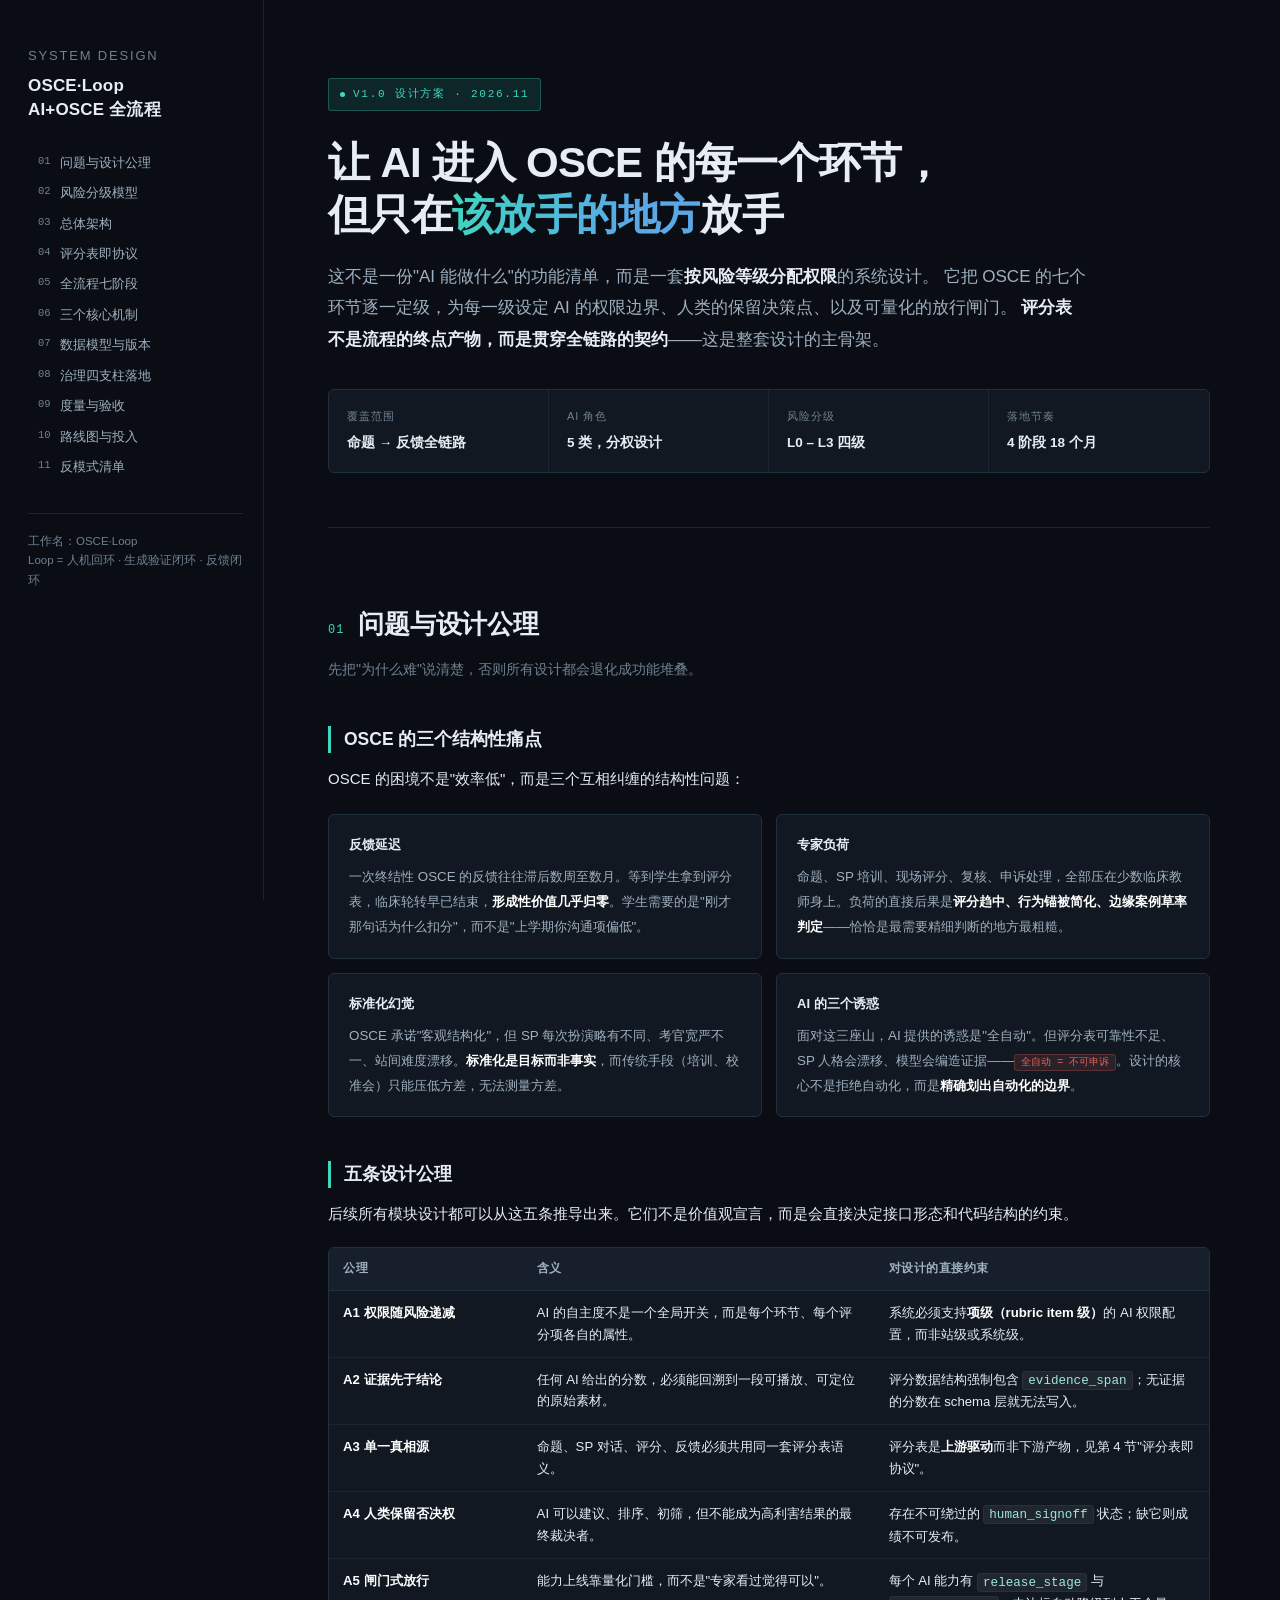
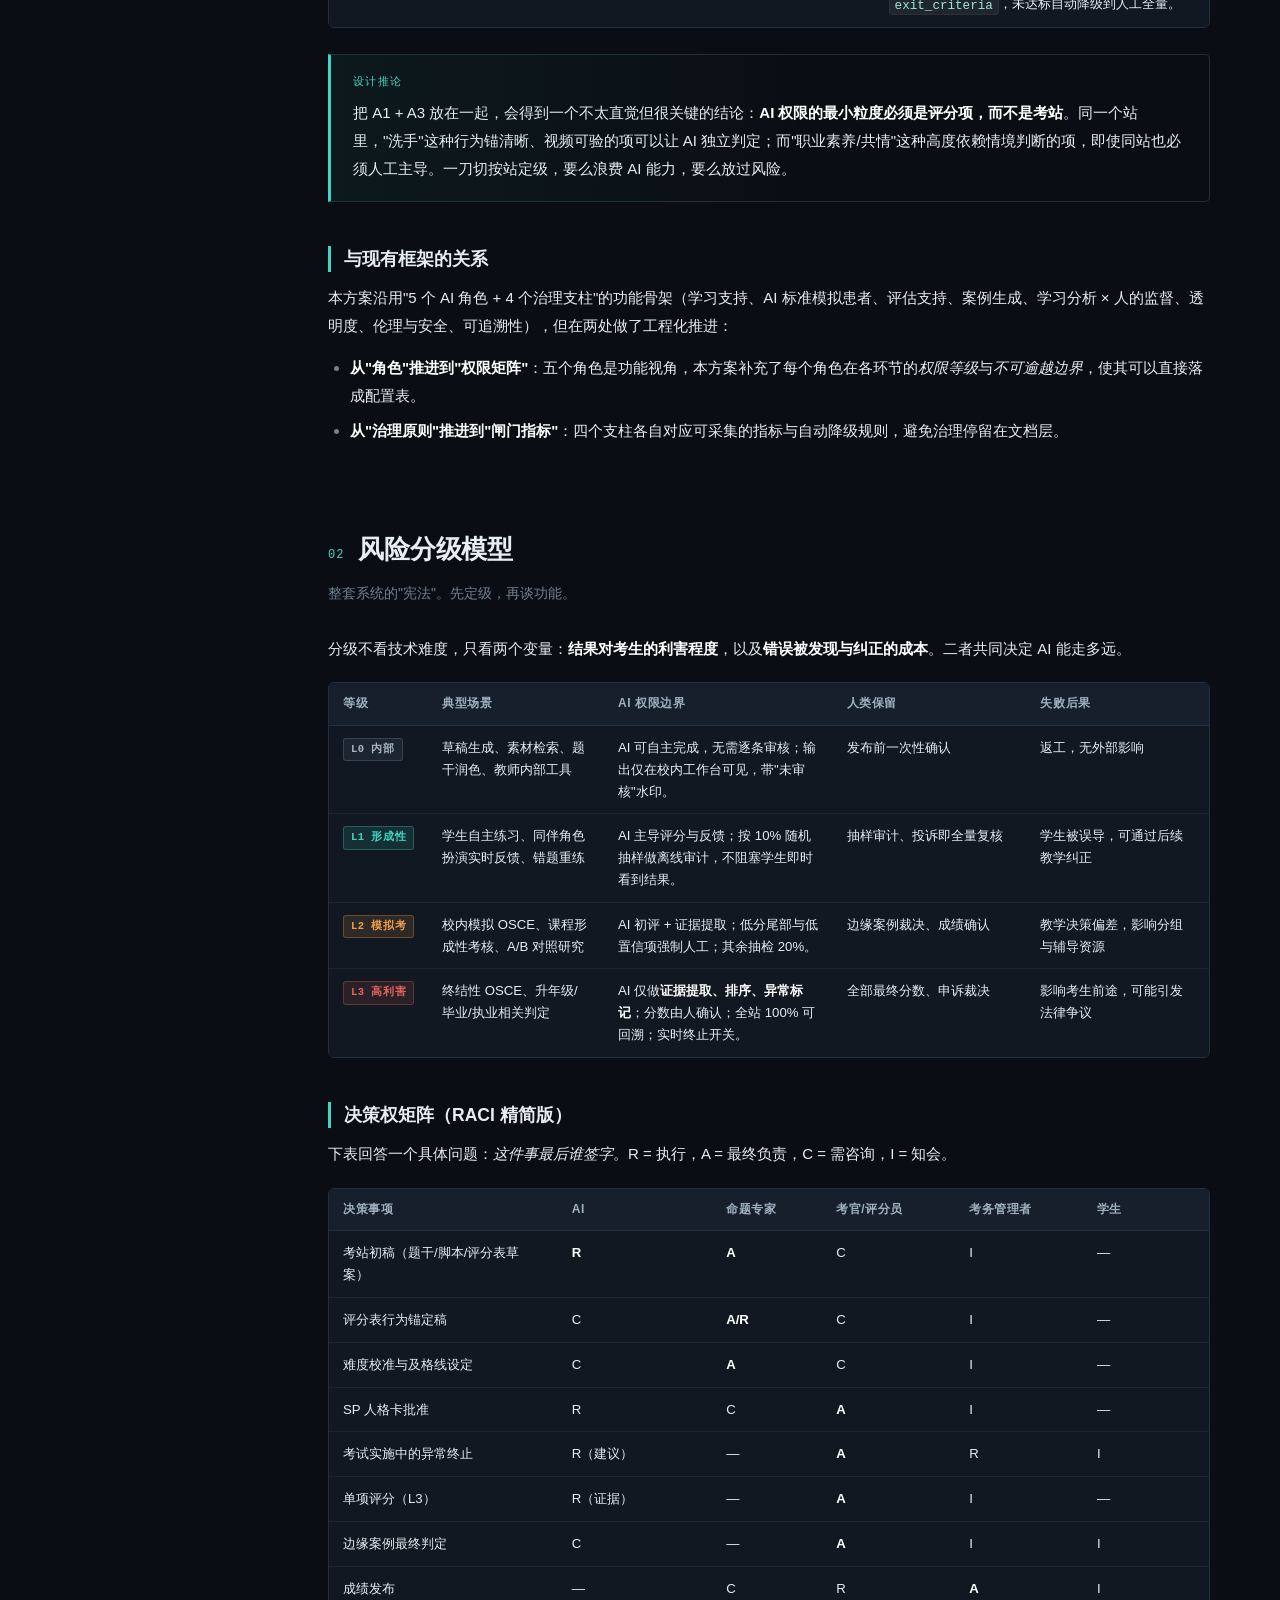
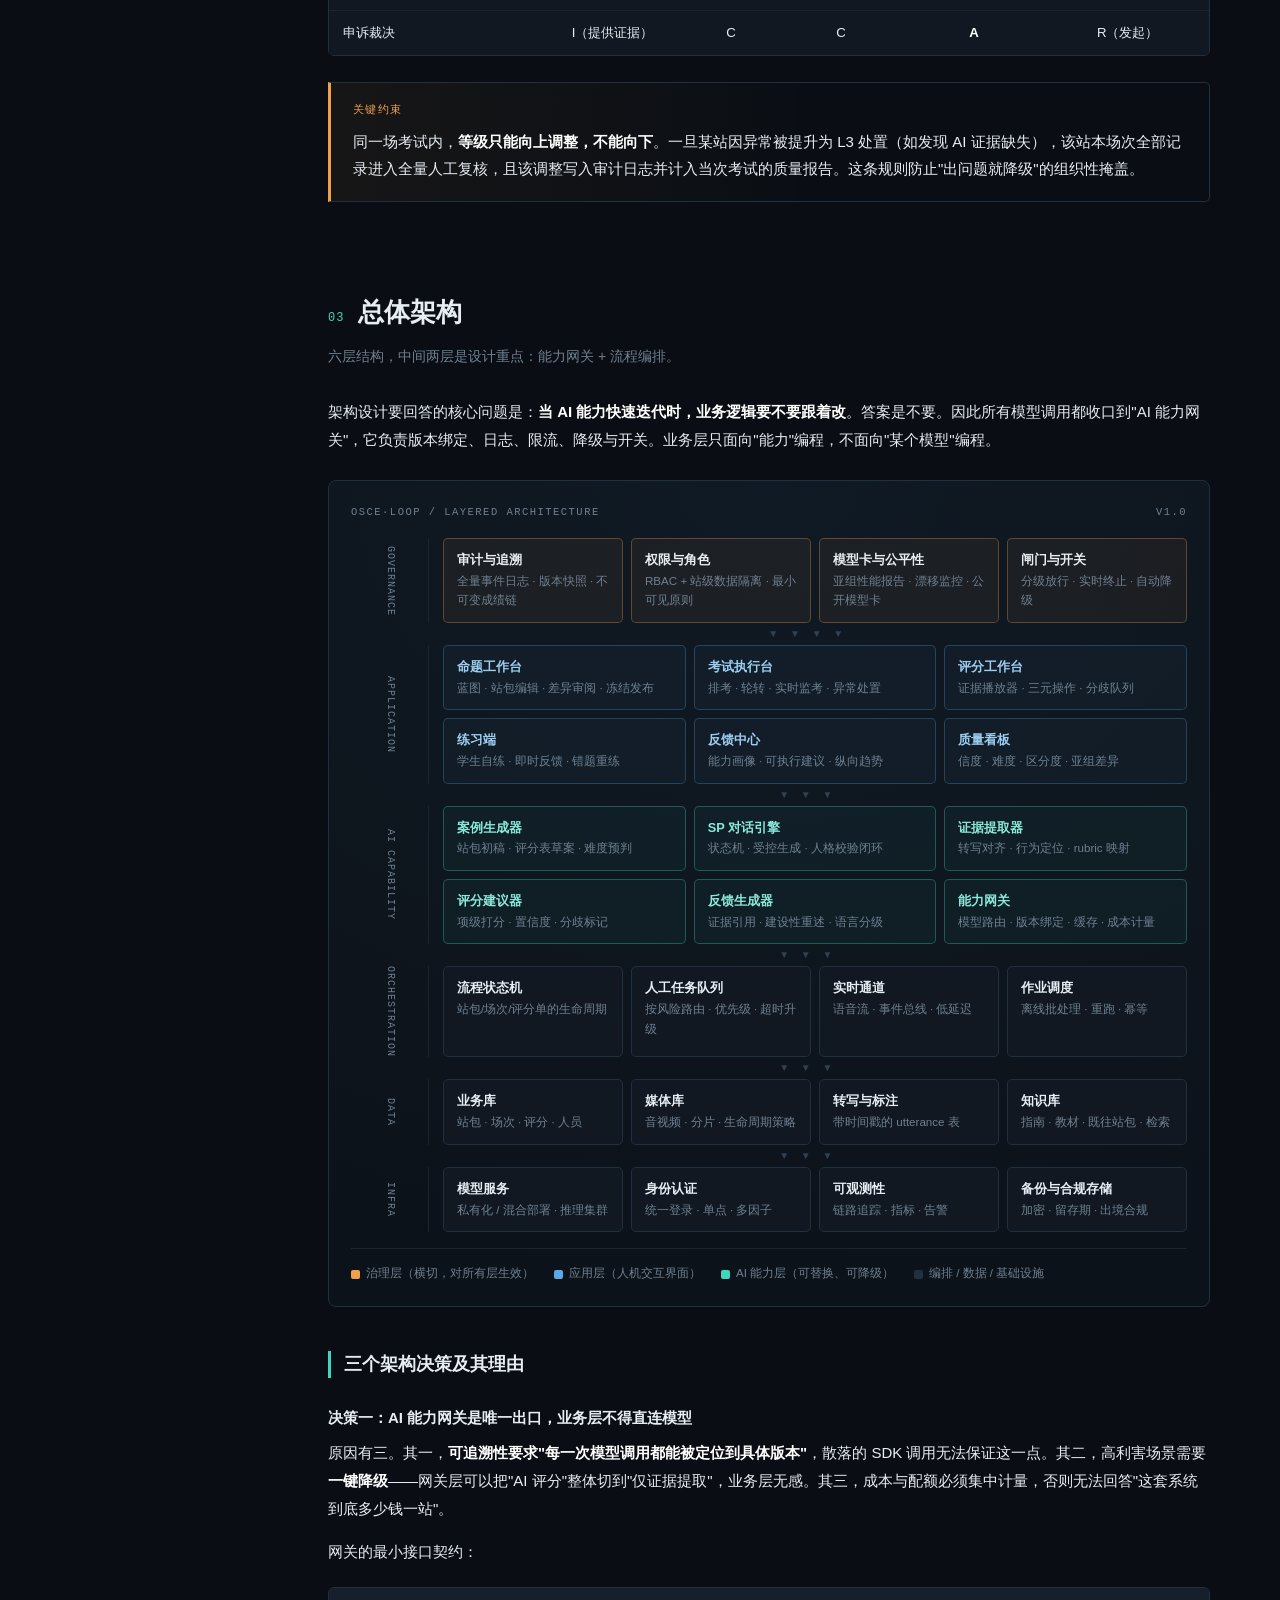
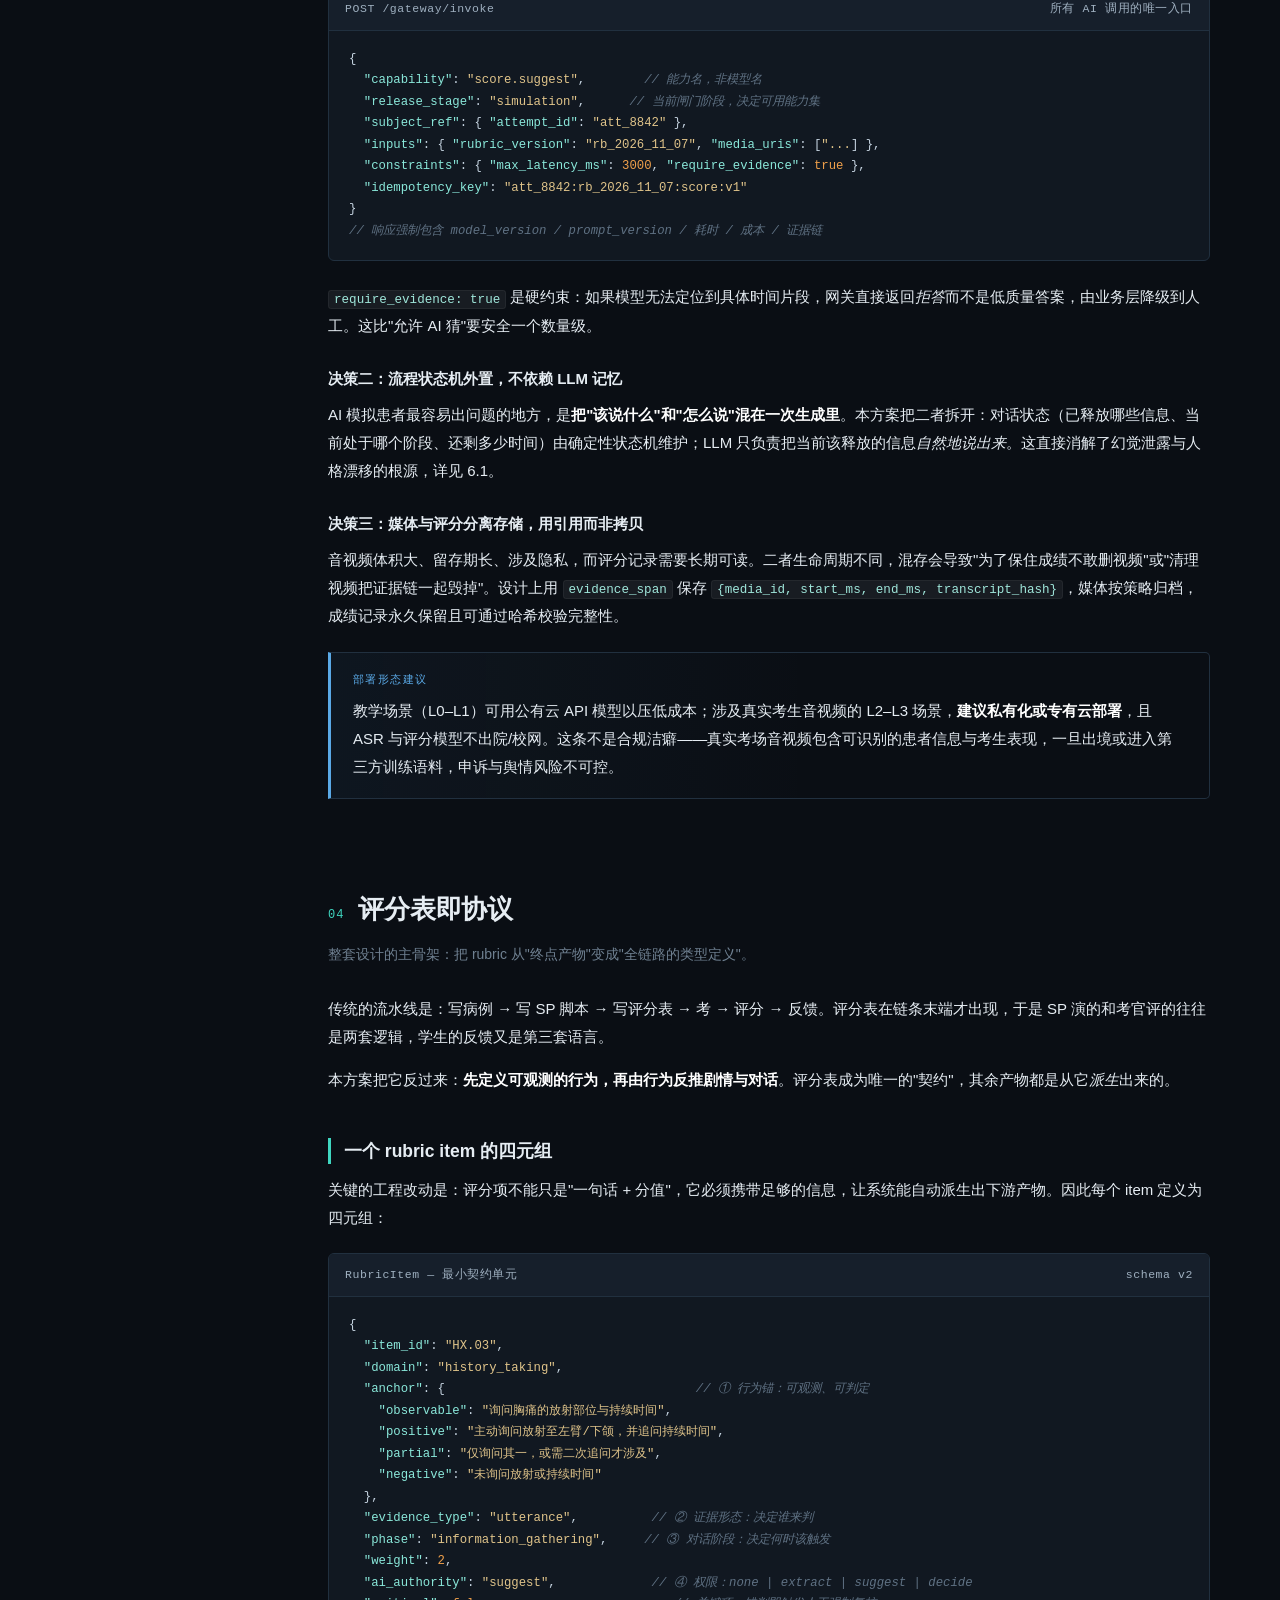
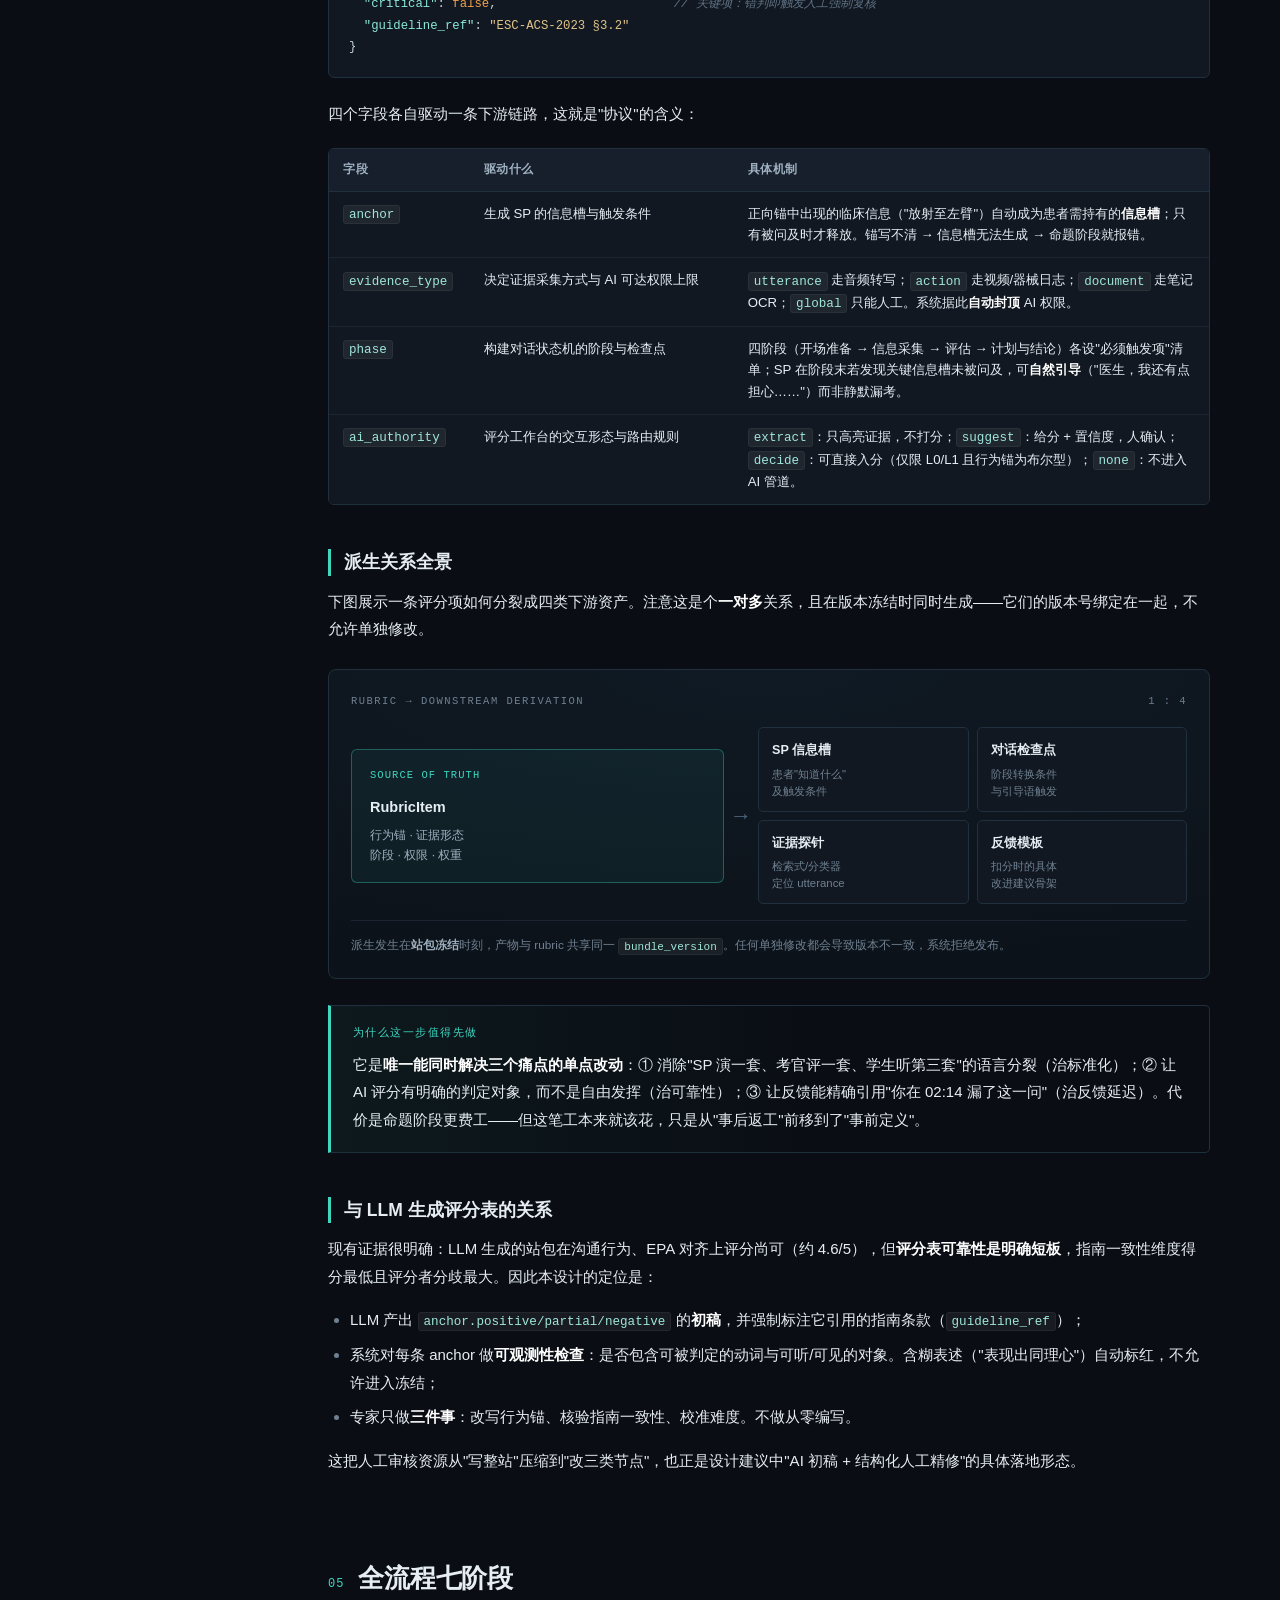
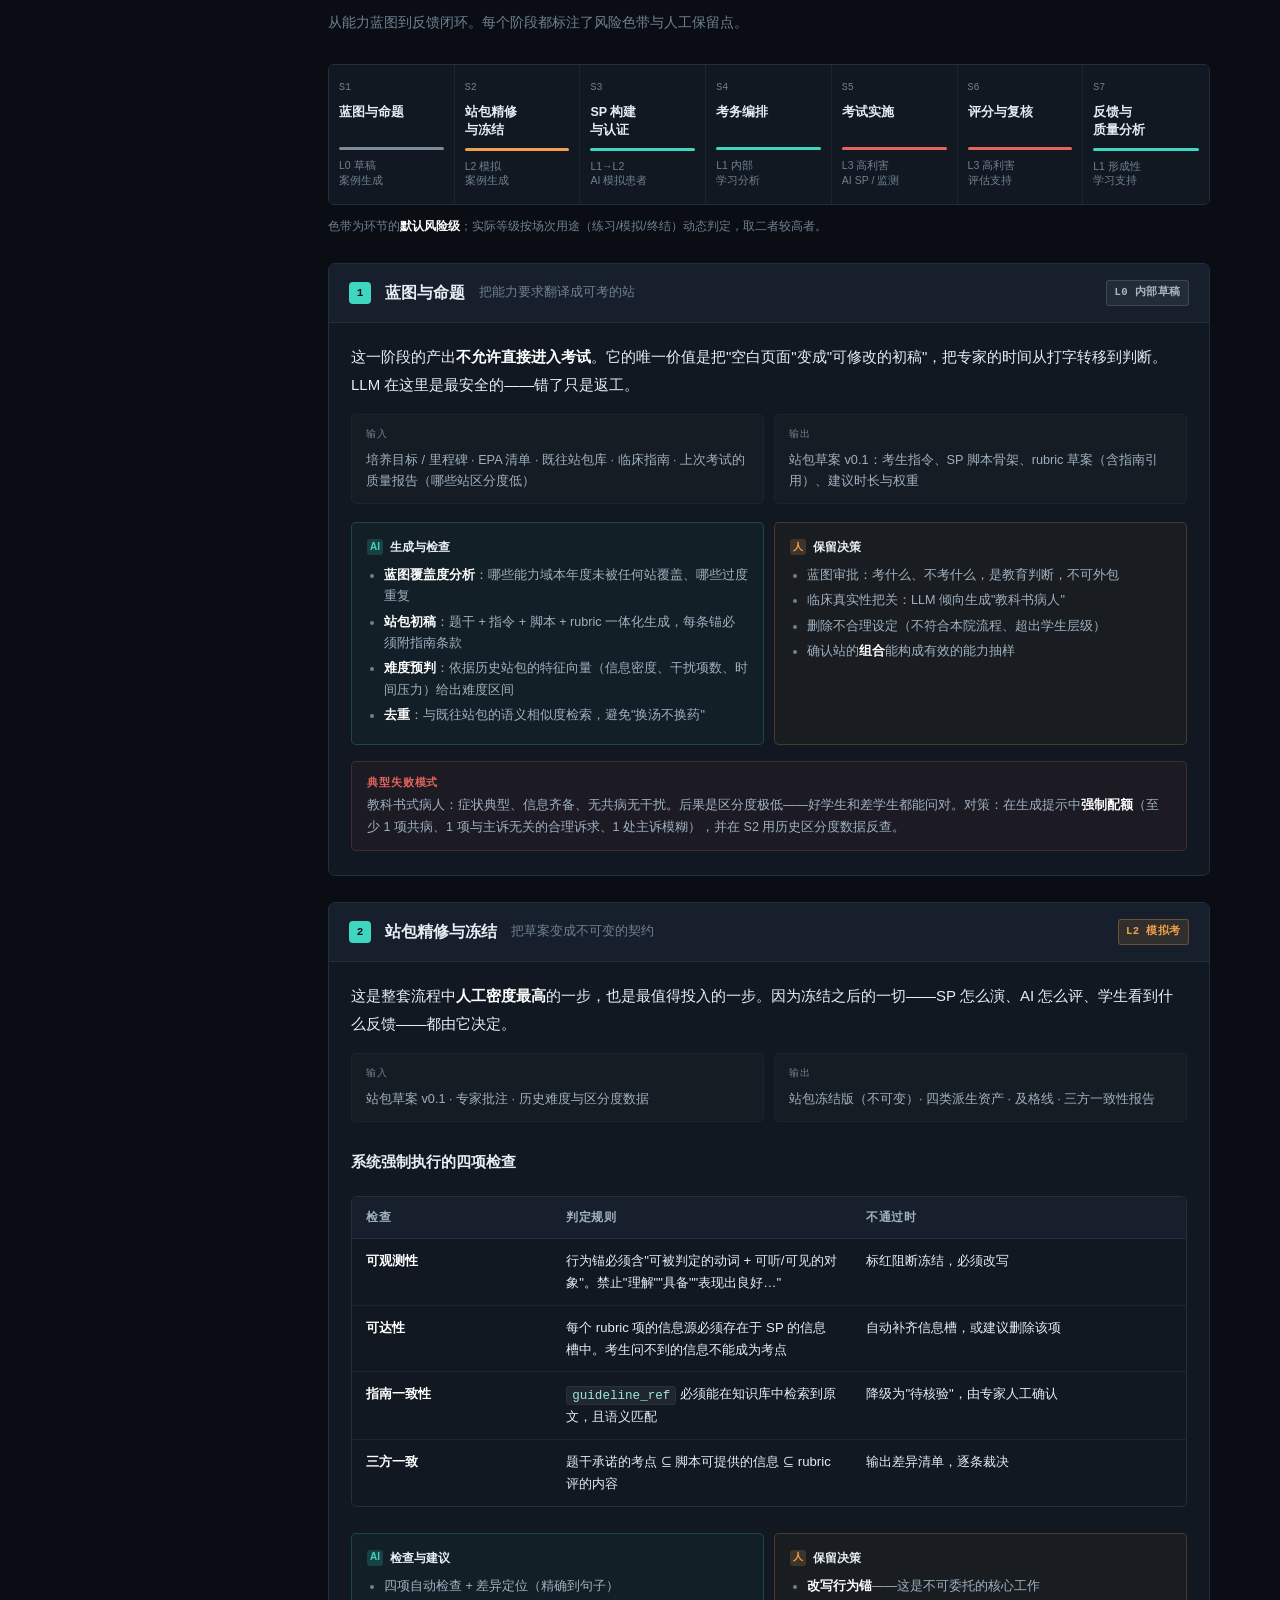
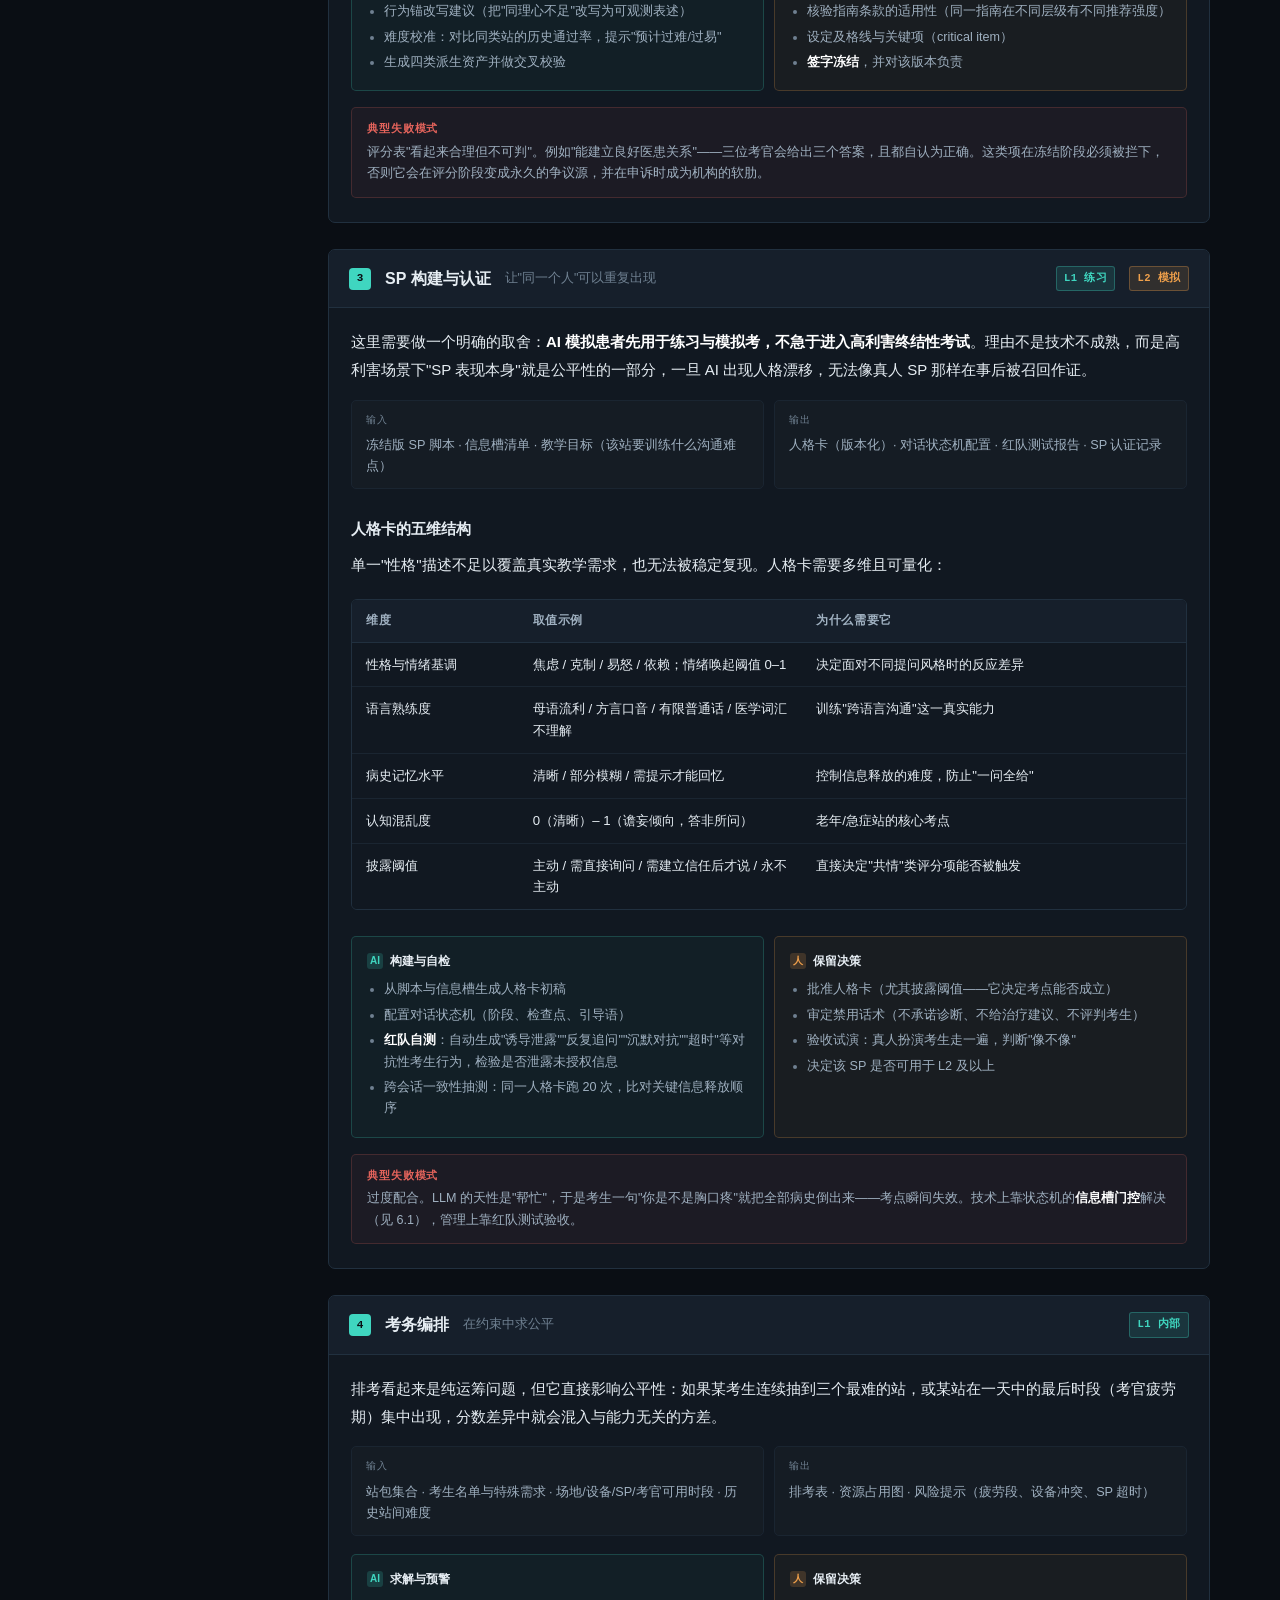
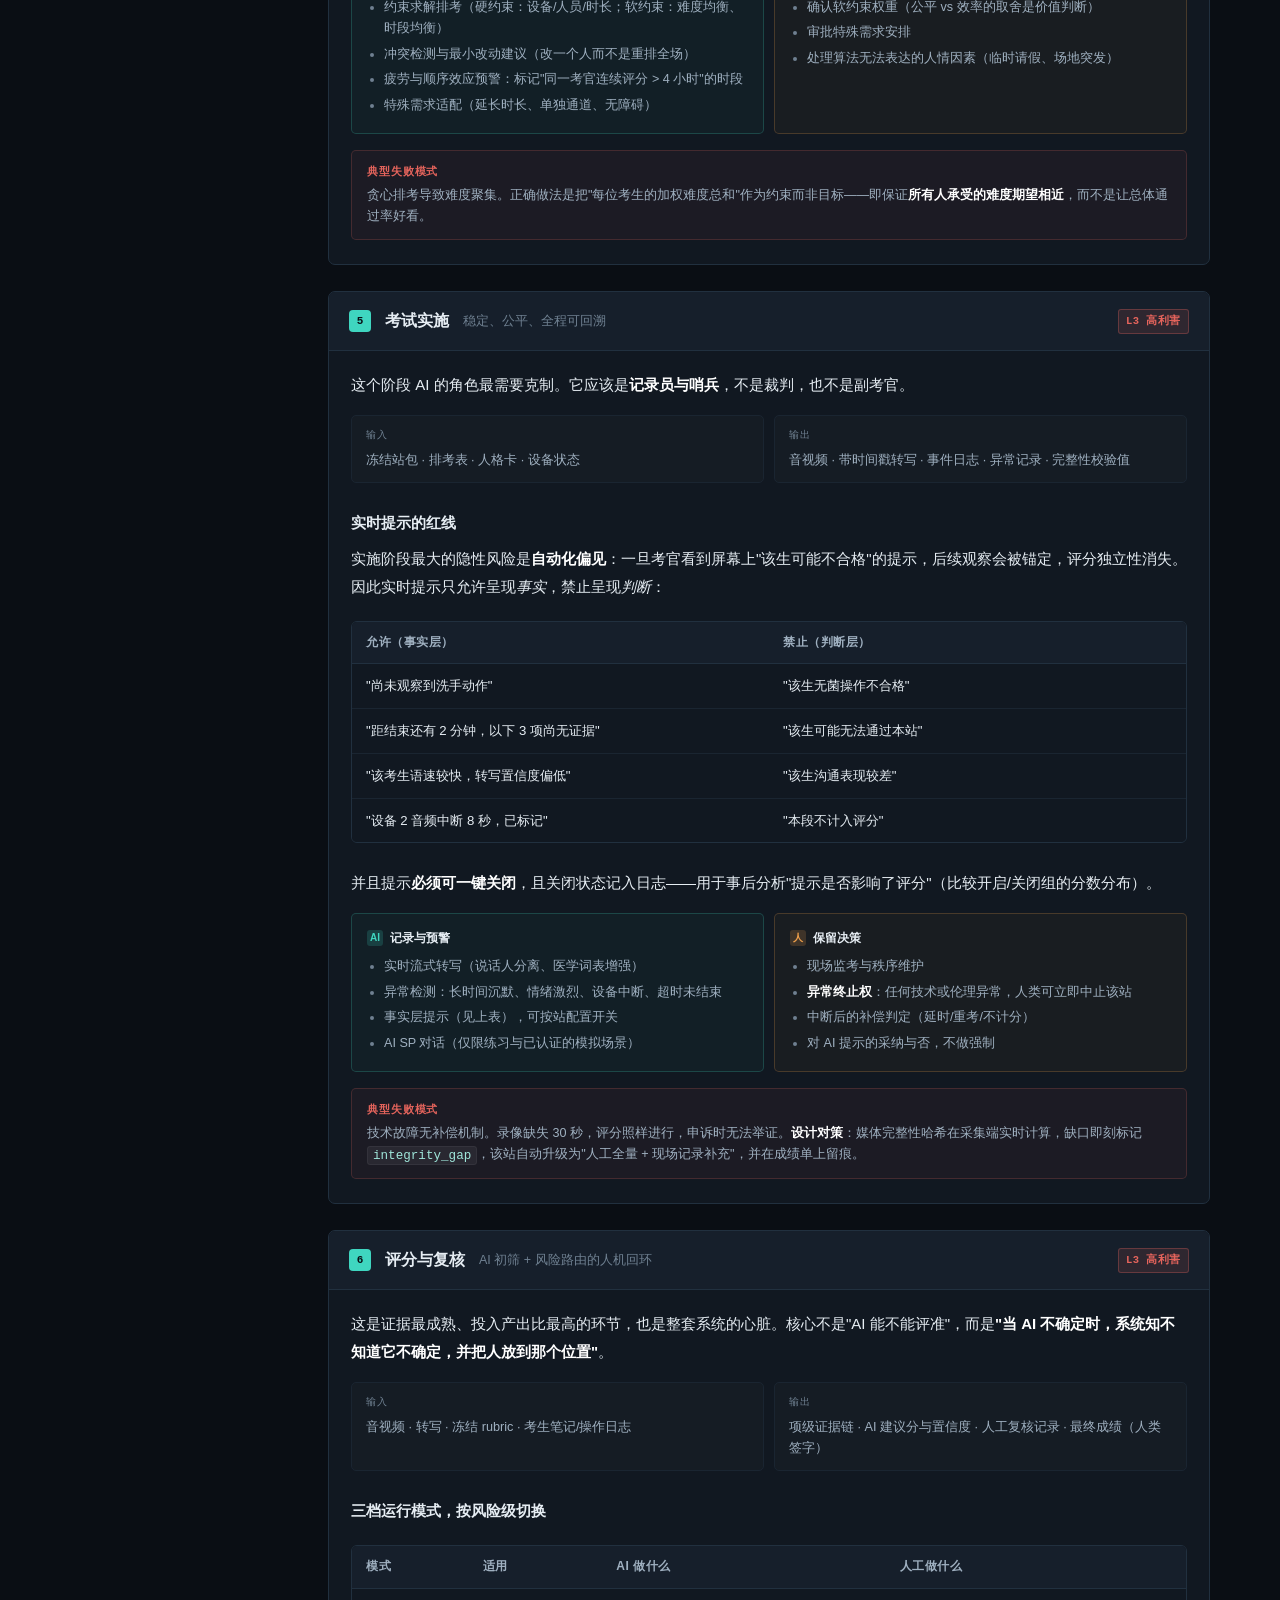
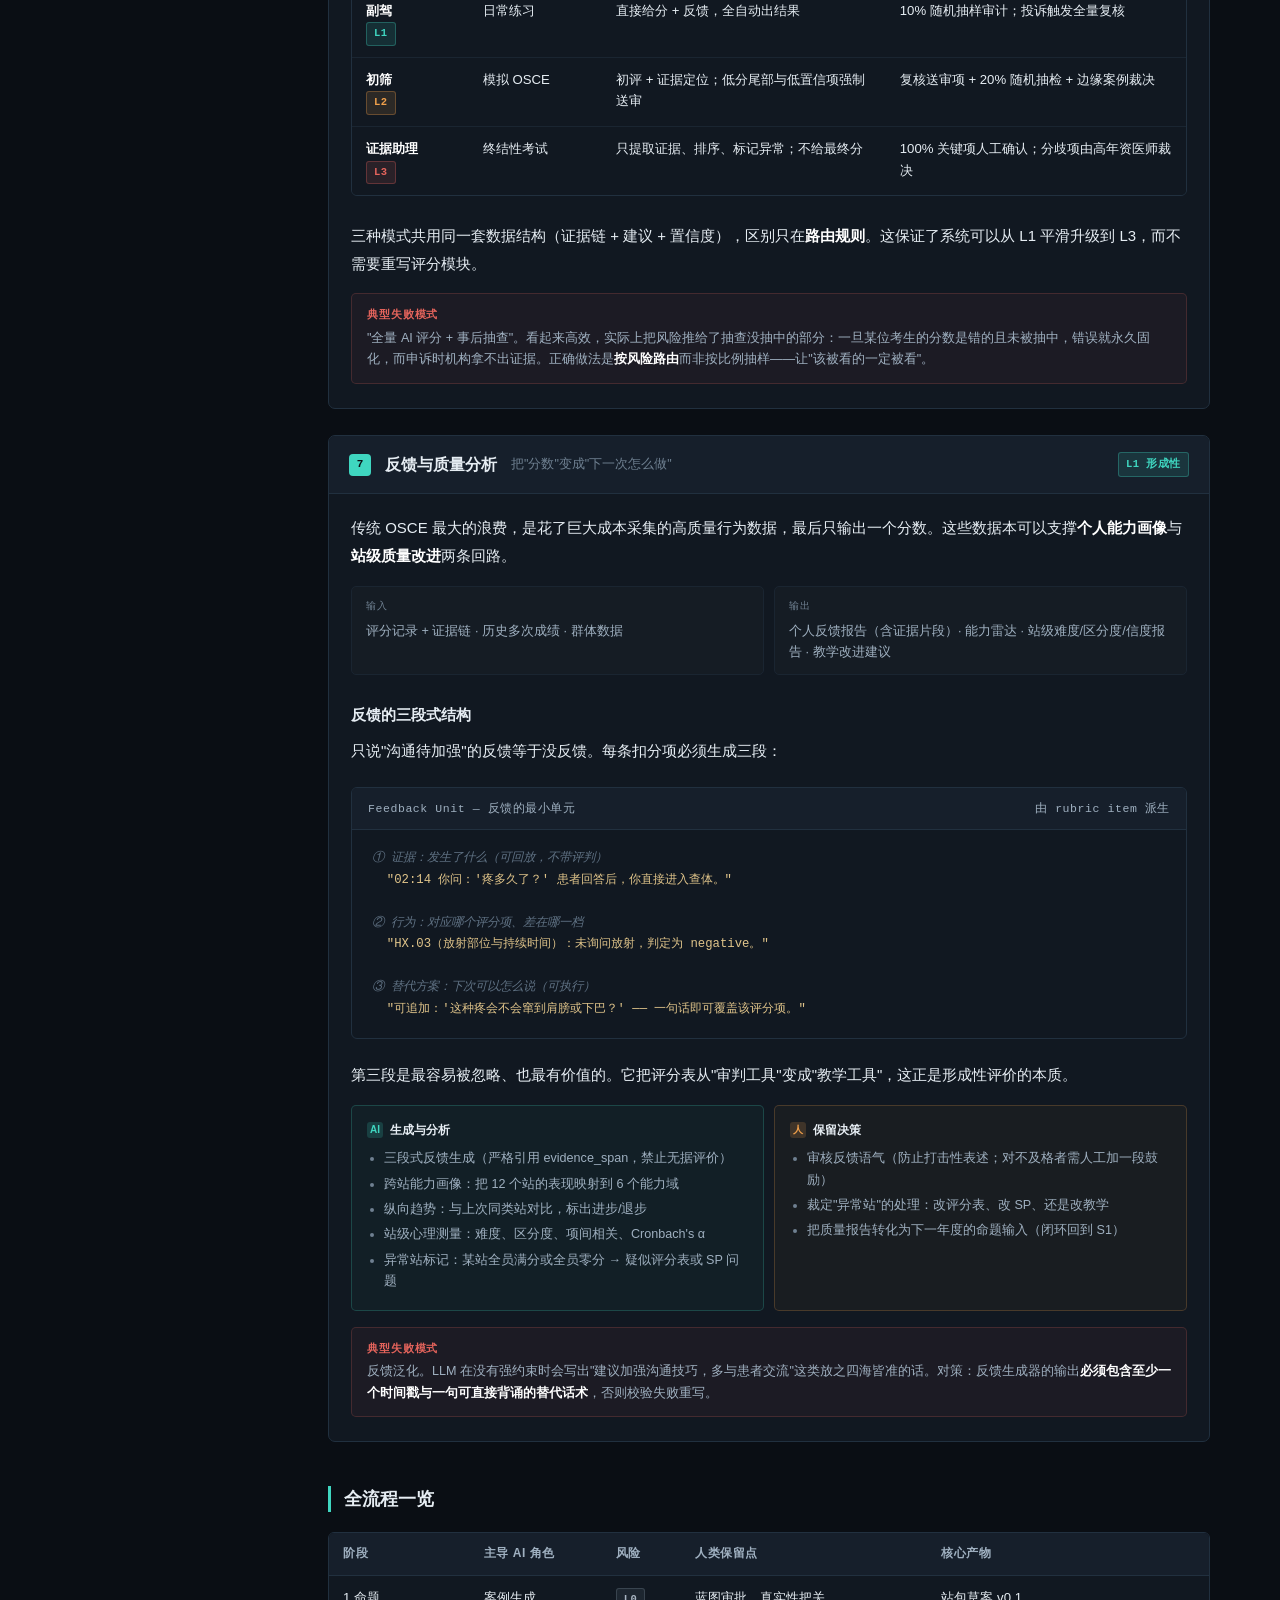
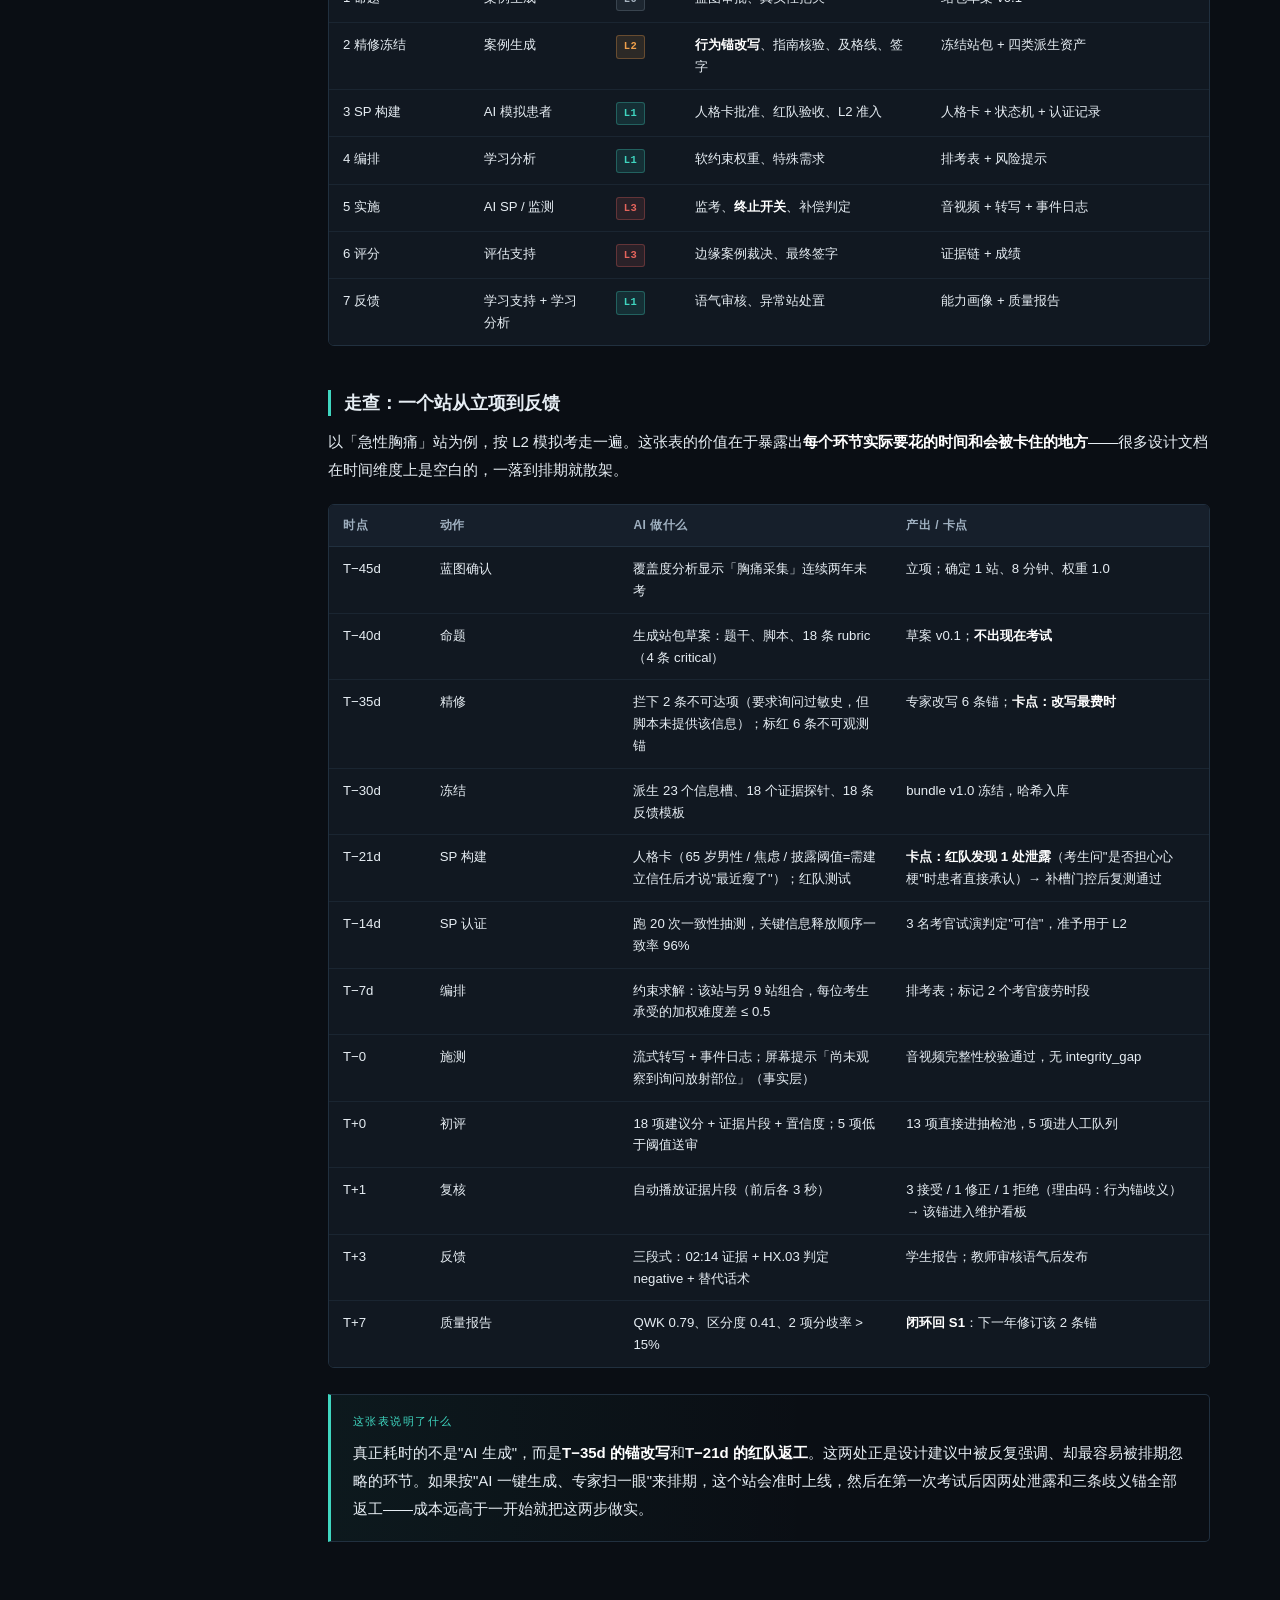
<file: design/AI-OSCE-全流程设计方案.html>
<!DOCTYPE html>
<html lang="zh-CN">
<head>
<meta charset="UTF-8">
<meta name="viewport" content="width=device-width, initial-scale=1.0">
<title>OSCE·Loop — AI+OSCE 全流程系统设计方案</title>
<style>
:root{
  --bg:#0a0e14;
  --surface:#111821;
  --surface-2:#161f2b;
  --border:#21303f;
  --border-soft:#1a2531;
  --text:#e6edf3;
  --text-dim:#9fb0c0;
  --text-mute:#6f8091;
  --teal:#3fd6c0;
  --teal-dim:rgba(63,214,192,.12);
  --amber:#f0a04b;
  --amber-dim:rgba(240,160,75,.12);
  --red:#e5645c;
  --red-dim:rgba(229,100,92,.12);
  --gray:#7c8b99;
  --gray-dim:rgba(124,139,153,.12);
  --blue:#5aa9e6;
  --blue-dim:rgba(90,169,230,.12);
  --mono:"SFMono-Regular",Consolas,"Liberation Mono",Menlo,monospace;
  --sans:"PingFang SC","Microsoft YaHei","Noto Sans SC","Helvetica Neue",Arial,sans-serif;
}
*{box-sizing:border-box;}
html{scroll-behavior:smooth;}
body{
  margin:0;
  background:var(--bg);
  color:var(--text);
  font-family:var(--sans);
  font-size:15px;
  line-height:1.85;
  -webkit-font-smoothing:antialiased;
}
::selection{background:rgba(63,214,192,.28);}
a{color:var(--teal);text-decoration:none;}
a:hover{text-decoration:underline;}

/* ---------- layout ---------- */
.shell{display:flex;max-width:1400px;margin:0 auto;}
nav.toc{
  position:sticky;top:0;align-self:flex-start;
  width:264px;flex-shrink:0;
  height:100vh;overflow-y:auto;
  padding:44px 20px 60px 28px;
  border-right:1px solid var(--border-soft);
}
nav.toc .brand{
  font-size:13px;letter-spacing:.14em;text-transform:uppercase;
  color:var(--text-mute);margin-bottom:6px;
}
nav.toc .brand-sub{
  font-size:17px;font-weight:700;color:var(--text);
  letter-spacing:.01em;margin-bottom:26px;line-height:1.4;
}
nav.toc ol{list-style:none;margin:0;padding:0;counter-reset:toc;}
nav.toc ol li{margin:0;counter-increment:toc;}
nav.toc ol li a{
  display:block;padding:5px 0 5px 30px;position:relative;
  color:var(--text-dim);font-size:13.2px;line-height:1.55;
  border-left:2px solid transparent;
  transition:color .15s,border-color .15s;
}
nav.toc ol li a::before{
  content:counter(toc,decimal-leading-zero);
  position:absolute;left:8px;top:5px;
  font-family:var(--mono);font-size:10.5px;color:var(--text-mute);
}
nav.toc ol li a:hover{color:var(--teal);border-left-color:var(--teal);text-decoration:none;}
nav.toc .toc-foot{
  margin-top:30px;padding-top:18px;border-top:1px solid var(--border-soft);
  font-size:11.5px;color:var(--text-mute);line-height:1.7;
}

main{flex:1;min-width:0;padding:0 64px 120px;max-width:1010px;}

/* ---------- hero ---------- */
header.hero{
  padding:78px 0 54px;border-bottom:1px solid var(--border-soft);margin-bottom:8px;
}
.eyebrow{
  display:inline-flex;align-items:center;gap:8px;
  font-family:var(--mono);font-size:11px;letter-spacing:.16em;
  color:var(--teal);text-transform:uppercase;
  padding:5px 11px;border:1px solid rgba(63,214,192,.28);
  border-radius:3px;background:var(--teal-dim);margin-bottom:26px;
}
.eyebrow .dot{width:5px;height:5px;border-radius:50%;background:var(--teal);}
h1{
  font-size:42px;line-height:1.24;font-weight:800;margin:0 0 20px;
  letter-spacing:-.015em;
}
h1 .accent{
  background:linear-gradient(100deg,#3fd6c0,#5aa9e6 70%);
  -webkit-background-clip:text;background-clip:text;color:transparent;
}
.lede{
  font-size:17px;line-height:1.85;color:var(--text-dim);max-width:760px;margin:0 0 34px;
}
.lede strong{color:var(--text);font-weight:600;}
.meta-grid{
  display:grid;grid-template-columns:repeat(4,1fr);gap:0;
  border:1px solid var(--border);border-radius:6px;overflow:hidden;
  background:var(--surface);
}
.meta-grid > div{padding:16px 18px;border-right:1px solid var(--border-soft);}
.meta-grid > div:last-child{border-right:none;}
.meta-grid .k{font-size:11px;letter-spacing:.09em;color:var(--text-mute);text-transform:uppercase;margin-bottom:5px;}
.meta-grid .v{font-size:13.5px;color:var(--text);font-weight:600;}

/* ---------- sections ---------- */
section{padding-top:64px;}
h2{
  font-size:26px;font-weight:750;margin:0 0 8px;letter-spacing:-.01em;
  display:flex;align-items:baseline;gap:14px;
}
h2 .num{
  font-family:var(--mono);font-size:12px;color:var(--teal);
  font-weight:500;letter-spacing:.08em;flex-shrink:0;padding-top:4px;
}
h2 + .sub{margin:0 0 28px;color:var(--text-mute);font-size:14px;}
h3{
  font-size:17.5px;font-weight:700;margin:44px 0 12px;
  padding-left:13px;border-left:3px solid var(--teal);line-height:1.5;
}
h4{font-size:15px;font-weight:700;margin:26px 0 8px;color:var(--text);}
p{margin:0 0 15px;}
ul,ol{margin:0 0 16px;padding-left:22px;}
li{margin-bottom:7px;}
li::marker{color:var(--text-mute);}
strong{color:#fff;font-weight:650;}
code{
  font-family:var(--mono);font-size:12.6px;
  background:rgba(255,255,255,.06);padding:1.5px 5px;border-radius:3px;
  color:#9fe6da;border:1px solid rgba(255,255,255,.05);
}

/* ---------- callouts ---------- */
.callout{
  border:1px solid var(--border);border-left:3px solid var(--teal);
  background:linear-gradient(90deg,rgba(63,214,192,.055),rgba(63,214,192,0) 55%);
  padding:18px 22px;border-radius:0 5px 5px 0;margin:22px 0;
}
.callout .tag{
  font-family:var(--mono);font-size:10.5px;letter-spacing:.14em;text-transform:uppercase;
  color:var(--teal);display:block;margin-bottom:7px;
}
.callout p:last-child{margin-bottom:0;}
.callout.warn{border-left-color:var(--amber);background:linear-gradient(90deg,rgba(240,160,75,.055),rgba(240,160,75,0) 55%);}
.callout.warn .tag{color:var(--amber);}
.callout.danger{border-left-color:var(--red);background:linear-gradient(90deg,rgba(229,100,92,.055),rgba(229,100,92,0) 55%);}
.callout.danger .tag{color:var(--red);}
.callout.neutral{border-left-color:var(--blue);background:linear-gradient(90deg,rgba(90,169,230,.055),rgba(90,169,230,0) 55%);}
.callout.neutral .tag{color:var(--blue);}

/* ---------- tables ---------- */
.tbl-wrap{overflow-x:auto;margin:20px 0 26px;border:1px solid var(--border);border-radius:6px;}
table{border-collapse:collapse;width:100%;font-size:13.2px;line-height:1.65;background:var(--surface);}
thead th{
  text-align:left;padding:11px 14px;font-weight:650;font-size:12px;
  letter-spacing:.045em;color:var(--text-dim);text-transform:uppercase;
  background:var(--surface-2);border-bottom:1px solid var(--border);
  white-space:nowrap;
}
tbody td{padding:11px 14px;border-bottom:1px solid var(--border-soft);vertical-align:top;}
tbody tr:last-child td{border-bottom:none;}
tbody tr:hover{background:rgba(255,255,255,.018);}
td .mono,th .mono{font-family:var(--mono);font-size:12px;}

/* risk pills */
.pill{
  display:inline-block;font-family:var(--mono);font-size:10.5px;font-weight:600;
  padding:2px 7px;border-radius:3px;letter-spacing:.05em;white-space:nowrap;
}
.p-l0{background:var(--gray-dim);color:#a8b5c2;border:1px solid rgba(124,139,153,.3);}
.p-l1{background:var(--teal-dim);color:var(--teal);border:1px solid rgba(63,214,192,.3);}
.p-l2{background:var(--amber-dim);color:var(--amber);border:1px solid rgba(240,160,75,.3);}
.p-l3{background:var(--red-dim);color:var(--red);border:1px solid rgba(229,100,92,.3);}
.p-tag{background:rgba(90,169,230,.12);color:var(--blue);border:1px solid rgba(90,169,230,.3);}

/* ---------- architecture diagram ---------- */
.arch{
  border:1px solid var(--border);border-radius:8px;padding:22px;
  background:radial-gradient(120% 100% at 50% 0%,#101a24 0%,#0c1219 100%);
  margin:26px 0;
}
.arch-title{
  font-family:var(--mono);font-size:10.5px;letter-spacing:.14em;text-transform:uppercase;
  color:var(--text-mute);margin-bottom:16px;display:flex;justify-content:space-between;
}
.layer{
  display:grid;grid-template-columns:78px 1fr;gap:14px;align-items:stretch;
  margin-bottom:9px;
}
.layer .lname{
  font-family:var(--mono);font-size:10px;color:var(--text-mute);
  writing-mode:vertical-rl;text-orientation:mixed;
  display:flex;align-items:center;justify-content:center;
  letter-spacing:.1em;border-right:1px solid var(--border-soft);
}
.layer .lbody{
  display:grid;gap:8px;
}
.layer .lbody.c2{grid-template-columns:repeat(2,1fr);}
.layer .lbody.c3{grid-template-columns:repeat(3,1fr);}
.layer .lbody.c4{grid-template-columns:repeat(4,1fr);}
.node{
  border:1px solid var(--border);border-radius:5px;
  padding:11px 13px;background:var(--surface);font-size:12.6px;line-height:1.55;
}
.node .nt{font-weight:650;color:var(--text);display:block;font-size:12.8px;margin-bottom:2px;}
.node .nd{color:var(--text-mute);font-size:11.6px;line-height:1.5;}
.node.gov{border-color:rgba(240,160,75,.32);background:rgba(240,160,75,.055);}
.node.ai{border-color:rgba(63,214,192,.32);background:rgba(63,214,192,.05);}
.node.ai .nt{color:#8ae8da;}
.node.app{border-color:rgba(90,169,230,.28);background:rgba(90,169,230,.045);}
.node.app .nt{color:#9ccdf0;}
.arrowdown{
  text-align:center;color:#2e4256;font-size:10px;line-height:1;
  margin:-3px 0 6px 78px;letter-spacing:.45em;
}
.legend{
  display:flex;gap:20px;flex-wrap:wrap;margin-top:16px;padding-top:14px;
  border-top:1px solid var(--border-soft);font-size:11.5px;color:var(--text-mute);
}
.legend i{display:inline-block;width:9px;height:9px;border-radius:2px;margin-right:6px;vertical-align:middle;}

/* ---------- flow ---------- */
.flow{
  display:grid;grid-template-columns:repeat(7,1fr);gap:0;
  margin:28px 0 12px;border-radius:6px;overflow:hidden;border:1px solid var(--border);
}
.flow .step{
  padding:14px 10px 16px;background:var(--surface);
  border-right:1px solid var(--border-soft);position:relative;
}
.flow .step:last-child{border-right:none;}
.flow .step .sn{font-family:var(--mono);font-size:10px;color:var(--text-mute);margin-bottom:6px;}
.flow .step .st{font-size:12.5px;font-weight:650;line-height:1.45;margin-bottom:8px;min-height:36px;}
.flow .step .sr{height:3px;border-radius:2px;margin-top:auto;}
.flow .step .role{font-size:10.5px;color:var(--text-mute);line-height:1.4;margin-top:8px;}
.sr-l1{background:var(--teal);}
.sr-l2{background:var(--amber);}
.sr-l3{background:var(--red);}
.sr-l0{background:var(--gray);}

/* ---------- contract card ---------- */
.spec{
  border:1px solid var(--border);border-radius:6px;overflow:hidden;margin:22px 0;
  background:var(--surface);
}
.spec .spec-h{
  padding:10px 16px;background:var(--surface-2);border-bottom:1px solid var(--border);
  font-family:var(--mono);font-size:11.5px;color:var(--text-dim);letter-spacing:.05em;
  display:flex;justify-content:space-between;
}
.spec pre{
  margin:0;padding:18px 20px;overflow-x:auto;
  font-family:var(--mono);font-size:12.3px;line-height:1.75;color:#c6d4e1;
}
.spec pre .k{color:#8ae8da;}
.spec pre .s{color:#e0c48a;}
.spec pre .c{color:#5f7183;font-style:italic;}
.spec pre .n{color:#f0a04b;}

/* ---------- two col cards ---------- */
.cards2{display:grid;grid-template-columns:1fr 1fr;gap:14px;margin:22px 0;}
.card{
  border:1px solid var(--border);border-radius:6px;padding:18px 20px;background:var(--surface);
}
.card .ch{
  font-size:13px;font-weight:700;margin-bottom:8px;display:flex;align-items:center;gap:8px;
}
.card p{font-size:13.4px;color:var(--text-dim);margin-bottom:8px;}
.card p:last-child{margin-bottom:0;}
.card .badge{
  font-family:var(--mono);font-size:10px;padding:2px 6px;border-radius:3px;
  background:var(--red-dim);color:var(--red);border:1px solid rgba(229,100,92,.25);
}

/* ---------- roadmap ---------- */
.road{margin:28px 0;position:relative;padding-left:26px;}
.road::before{content:"";position:absolute;left:7px;top:8px;bottom:8px;width:1px;background:var(--border);}
.road .phase{position:relative;margin-bottom:26px;}
.road .phase::before{
  content:"";position:absolute;left:-24px;top:7px;width:9px;height:9px;border-radius:50%;
  background:var(--bg);border:2px solid var(--teal);
}
.road .phase.p2::before{border-color:var(--amber);}
.road .phase.p3::before{border-color:var(--red);}
.road .ph{display:flex;align-items:baseline;gap:12px;flex-wrap:wrap;margin-bottom:6px;}
.road .ph .name{font-size:15.5px;font-weight:700;}
.road .ph .when{font-family:var(--mono);font-size:11px;color:var(--text-mute);}
.road .ph .goal{font-size:12px;color:var(--teal);border:1px solid rgba(63,214,192,.25);padding:1px 7px;border-radius:3px;}
.road .phase p{font-size:13.5px;color:var(--text-dim);margin-bottom:0;}

hr.sep{border:none;border-top:1px solid var(--border-soft);margin:56px 0 0;}

/* ---------- stage blocks ---------- */
.stage{
  border:1px solid var(--border);border-radius:7px;overflow:hidden;
  margin:26px 0;background:var(--surface);
}
.stage-h{
  display:flex;align-items:center;gap:14px;flex-wrap:wrap;
  padding:14px 20px;background:var(--surface-2);border-bottom:1px solid var(--border);
}
.stage-h .sidx{
  font-family:var(--mono);font-size:11px;color:var(--bg);background:var(--teal);
  width:22px;height:22px;border-radius:4px;display:flex;align-items:center;justify-content:center;
  font-weight:700;flex-shrink:0;
}
.stage-h .sname{font-size:16px;font-weight:700;}
.stage-h .spurpose{font-size:12.5px;color:var(--text-mute);flex:1;min-width:180px;}
.stage-b{padding:20px 22px 8px;}
.stage-b > p:first-child{margin-top:0;}
.io{
  display:grid;grid-template-columns:1fr 1fr;gap:10px;margin:16px 0 18px;
}
.io > div{
  border:1px solid var(--border-soft);border-radius:5px;padding:11px 14px;
  background:rgba(255,255,255,.015);
}
.io .lab{
  font-family:var(--mono);font-size:10px;letter-spacing:.11em;color:var(--text-mute);
  text-transform:uppercase;margin-bottom:5px;
}
.io .val{font-size:12.7px;color:var(--text-dim);line-height:1.65;}
.split{display:grid;grid-template-columns:1fr 1fr;gap:10px;margin:16px 0;}
.split > div{border:1px solid var(--border-soft);border-radius:5px;padding:13px 15px;}
.split .sh{
  font-size:12px;font-weight:700;margin-bottom:7px;display:flex;align-items:center;gap:7px;
}
.split .sh .ic{
  width:16px;height:16px;border-radius:3px;display:inline-flex;align-items:center;justify-content:center;
  font-size:10px;font-weight:700;
}
.split .ai{border-color:rgba(63,214,192,.22);background:rgba(63,214,192,.035);}
.split .ai .ic{background:rgba(63,214,192,.18);color:var(--teal);}
.split .hu{border-color:rgba(240,160,75,.22);background:rgba(240,160,75,.035);}
.split .hu .ic{background:rgba(240,160,75,.18);color:var(--amber);}
.split ul{margin:0;padding-left:17px;font-size:12.6px;color:var(--text-dim);line-height:1.7;}
.split li{margin-bottom:4px;}
.fail{
  margin:16px 0 16px;padding:12px 15px;border-radius:5px;
  background:rgba(229,100,92,.05);border:1px solid rgba(229,100,92,.2);
  font-size:12.6px;color:var(--text-dim);line-height:1.7;
}
.fail b{color:var(--red);font-size:11px;font-family:var(--mono);letter-spacing:.08em;display:block;margin-bottom:3px;text-transform:uppercase;}

footer{
  margin-top:80px;padding-top:26px;border-top:1px solid var(--border-soft);
  font-size:12px;color:var(--text-mute);line-height:1.8;
}

/* ---------- responsive grids ---------- */
.derive{display:grid;grid-template-columns:1fr 34px 1.15fr;gap:0;align-items:center;}
.steps4{display:grid;grid-template-columns:repeat(4,1fr);gap:8px;align-items:start;}

@media (max-width:1080px){
  nav.toc{display:none;}
  main{padding:0 26px 80px;}
  h1{font-size:30px;}
  .meta-grid{grid-template-columns:1fr 1fr;}
  .meta-grid>div:nth-child(2){border-right:none;}
  .flow{grid-template-columns:repeat(2,1fr);}
  .cards2{grid-template-columns:1fr;}
  .layer{grid-template-columns:1fr;}
  .layer .lname{writing-mode:horizontal-tb;border-right:none;border-bottom:1px solid var(--border-soft);padding-bottom:4px;justify-content:flex-start;}
  .layer .lbody.c3,.layer .lbody.c4{grid-template-columns:1fr 1fr;}
  .arrowdown{margin-left:0;}
  .steps4{grid-template-columns:1fr 1fr;}
}
@media (max-width:620px){
  .io,.split{grid-template-columns:1fr;}
  .derive{grid-template-columns:1fr;}
  .derive>.darrow{display:none;}
  .meta-grid{grid-template-columns:1fr;}
  .meta-grid>div{border-right:none;}
  .stage-h .spurpose{display:none;}
}
</style>
</head>
<body>
<div class="shell">

<nav class="toc">
  <div class="brand">System Design</div>
  <div class="brand-sub">OSCE·Loop<br>AI+OSCE 全流程</div>
  <ol>
    <li><a href="#s1">问题与设计公理</a></li>
    <li><a href="#s2">风险分级模型</a></li>
    <li><a href="#s3">总体架构</a></li>
    <li><a href="#s4">评分表即协议</a></li>
    <li><a href="#s5">全流程七阶段</a></li>
    <li><a href="#s6">三个核心机制</a></li>
    <li><a href="#s7">数据模型与版本</a></li>
    <li><a href="#s8">治理四支柱落地</a></li>
    <li><a href="#s9">度量与验收</a></li>
    <li><a href="#s10">路线图与投入</a></li>
    <li><a href="#s11">反模式清单</a></li>
  </ol>
  <div class="toc-foot">
    工作名：OSCE·Loop<br>
    Loop = 人机回环 · 生成验证闭环 · 反馈闭环
  </div>
</nav>

<main>

<header class="hero">
  <div class="eyebrow"><span class="dot"></span>V1.0 设计方案 · 2026.11</div>
  <h1>让 AI 进入 OSCE 的每一个环节，<br>但只在<span class="accent">该放手的地方</span>放手</h1>
  <p class="lede">
    这不是一份"AI 能做什么"的功能清单，而是一套<strong>按风险等级分配权限</strong>的系统设计。
    它把 OSCE 的七个环节逐一定级，为每一级设定 AI 的权限边界、人类的保留决策点、以及可量化的放行闸门。
    <strong>评分表不是流程的终点产物，而是贯穿全链路的契约</strong>——这是整套设计的主骨架。
  </p>
  <div class="meta-grid">
    <div><div class="k">覆盖范围</div><div class="v">命题 → 反馈全链路</div></div>
    <div><div class="k">AI 角色</div><div class="v">5 类，分权设计</div></div>
    <div><div class="k">风险分级</div><div class="v">L0 – L3 四级</div></div>
    <div><div class="k">落地节奏</div><div class="v">4 阶段 18 个月</div></div>
  </div>
</header>

<!-- ============ S1 ============ -->
<section id="s1">
  <h2><span class="num">01</span>问题与设计公理</h2>
  <p class="sub">先把"为什么难"说清楚，否则所有设计都会退化成功能堆叠。</p>

  <h3>OSCE 的三个结构性痛点</h3>
  <p>OSCE 的困境不是"效率低"，而是三个互相纠缠的结构性问题：</p>
  <div class="cards2">
    <div class="card">
      <div class="ch">反馈延迟</div>
      <p>一次终结性 OSCE 的反馈往往滞后数周至数月。等到学生拿到评分表，临床轮转早已结束，<strong>形成性价值几乎归零</strong>。学生需要的是"刚才那句话为什么扣分"，而不是"上学期你沟通项偏低"。</p>
    </div>
    <div class="card">
      <div class="ch">专家负荷</div>
      <p>命题、SP 培训、现场评分、复核、申诉处理，全部压在少数临床教师身上。负荷的直接后果是<strong>评分趋中、行为锚被简化、边缘案例草率判定</strong>——恰恰是最需要精细判断的地方最粗糙。</p>
    </div>
    <div class="card">
      <div class="ch">标准化幻觉</div>
      <p>OSCE 承诺"客观结构化"，但 SP 每次扮演略有不同、考官宽严不一、站间难度漂移。<strong>标准化是目标而非事实</strong>，而传统手段（培训、校准会）只能压低方差，无法测量方差。</p>
    </div>
    <div class="card">
      <div class="ch">AI 的三个诱惑</div>
      <p>面对这三座山，AI 提供的诱惑是"全自动"。但评分表可靠性不足、SP 人格会漂移、模型会编造证据——<span class="badge">全自动 = 不可申诉</span>。设计的核心不是拒绝自动化，而是<strong>精确划出自动化的边界</strong>。</p>
    </div>
  </div>

  <h3>五条设计公理</h3>
  <p>后续所有模块设计都可以从这五条推导出来。它们不是价值观宣言，而是会直接决定接口形态和代码结构的约束。</p>

  <div class="tbl-wrap">
  <table>
    <thead><tr><th style="width:22%">公理</th><th style="width:40%">含义</th><th>对设计的直接约束</th></tr></thead>
    <tbody>
      <tr>
        <td><strong>A1 权限随风险递减</strong></td>
        <td>AI 的自主度不是一个全局开关，而是每个环节、每个评分项各自的属性。</td>
        <td>系统必须支持<strong>项级（rubric item 级）</strong>的 AI 权限配置，而非站级或系统级。</td>
      </tr>
      <tr>
        <td><strong>A2 证据先于结论</strong></td>
        <td>任何 AI 给出的分数，必须能回溯到一段可播放、可定位的原始素材。</td>
        <td>评分数据结构强制包含 <code>evidence_span</code>；无证据的分数在 schema 层就无法写入。</td>
      </tr>
      <tr>
        <td><strong>A3 单一真相源</strong></td>
        <td>命题、SP 对话、评分、反馈必须共用同一套评分表语义。</td>
        <td>评分表是<strong>上游驱动</strong>而非下游产物，见第 4 节"评分表即协议"。</td>
      </tr>
      <tr>
        <td><strong>A4 人类保留否决权</strong></td>
        <td>AI 可以建议、排序、初筛，但不能成为高利害结果的最终裁决者。</td>
        <td>存在不可绕过的 <code>human_signoff</code> 状态；缺它则成绩不可发布。</td>
      </tr>
      <tr>
        <td><strong>A5 闸门式放行</strong></td>
        <td>能力上线靠量化门槛，而不是"专家看过觉得可以"。</td>
        <td>每个 AI 能力有 <code>release_stage</code> 与 <code>exit_criteria</code>，未达标自动降级到人工全量。</td>
      </tr>
    </tbody>
  </table>
  </div>

  <div class="callout">
    <span class="tag">设计推论</span>
    <p>把 A1 + A3 放在一起，会得到一个不太直觉但很关键的结论：<strong>AI 权限的最小粒度必须是评分项，而不是考站</strong>。同一个站里，"洗手"这种行为锚清晰、视频可验的项可以让 AI 独立判定；而"职业素养/共情"这种高度依赖情境判断的项，即使同站也必须人工主导。一刀切按站定级，要么浪费 AI 能力，要么放过风险。</p>
  </div>

  <h3>与现有框架的关系</h3>
  <p>本方案沿用"5 个 AI 角色 + 4 个治理支柱"的功能骨架（学习支持、AI 标准模拟患者、评估支持、案例生成、学习分析 × 人的监督、透明度、伦理与安全、可追溯性），但在两处做了工程化推进：</p>
  <ul>
    <li><strong>从"角色"推进到"权限矩阵"</strong>：五个角色是功能视角，本方案补充了每个角色在各环节的<em>权限等级</em>与<em>不可逾越边界</em>，使其可以直接落成配置表。</li>
    <li><strong>从"治理原则"推进到"闸门指标"</strong>：四个支柱各自对应可采集的指标与自动降级规则，避免治理停留在文档层。</li>
  </ul>
</section>

<!-- ============ S2 ============ -->
<section id="s2">
  <h2><span class="num">02</span>风险分级模型</h2>
  <p class="sub">整套系统的"宪法"。先定级，再谈功能。</p>

  <p>分级不看技术难度，只看两个变量：<strong>结果对考生的利害程度</strong>，以及<strong>错误被发现与纠正的成本</strong>。二者共同决定 AI 能走多远。</p>

  <div class="tbl-wrap">
  <table>
    <thead>
      <tr>
        <th style="width:9%">等级</th><th style="width:20%">典型场景</th>
        <th style="width:26%">AI 权限边界</th><th style="width:22%">人类保留</th><th>失败后果</th>
      </tr>
    </thead>
    <tbody>
      <tr>
        <td><span class="pill p-l0">L0 内部</span></td>
        <td>草稿生成、素材检索、题干润色、教师内部工具</td>
        <td>AI 可自主完成，无需逐条审核；输出仅在校内工作台可见，带"未审核"水印。</td>
        <td>发布前一次性确认</td>
        <td>返工，无外部影响</td>
      </tr>
      <tr>
        <td><span class="pill p-l1">L1 形成性</span></td>
        <td>学生自主练习、同伴角色扮演实时反馈、错题重练</td>
        <td>AI 主导评分与反馈；按 10% 随机抽样做离线审计，不阻塞学生即时看到结果。</td>
        <td>抽样审计、投诉即全量复核</td>
        <td>学生被误导，可通过后续教学纠正</td>
      </tr>
      <tr>
        <td><span class="pill p-l2">L2 模拟考</span></td>
        <td>校内模拟 OSCE、课程形成性考核、A/B 对照研究</td>
        <td>AI 初评 + 证据提取；低分尾部与低置信项强制人工；其余抽检 20%。</td>
        <td>边缘案例裁决、成绩确认</td>
        <td>教学决策偏差，影响分组与辅导资源</td>
      </tr>
      <tr>
        <td><span class="pill p-l3">L3 高利害</span></td>
        <td>终结性 OSCE、升年级/毕业/执业相关判定</td>
        <td>AI 仅做<strong>证据提取、排序、异常标记</strong>；分数由人确认；全站 100% 可回溯；实时终止开关。</td>
        <td>全部最终分数、申诉裁决</td>
        <td>影响考生前途，可能引发法律争议</td>
      </tr>
    </tbody>
  </table>
  </div>

  <h3>决策权矩阵（RACI 精简版）</h3>
  <p>下表回答一个具体问题：<em>这件事最后谁签字</em>。R = 执行，A = 最终负责，C = 需咨询，I = 知会。</p>

  <div class="tbl-wrap">
  <table>
    <thead>
      <tr><th style="width:26%">决策事项</th><th>AI</th><th>命题专家</th><th>考官/评分员</th><th>考务管理者</th><th>学生</th></tr>
    </thead>
    <tbody>
      <tr><td>考站初稿（题干/脚本/评分表草案）</td><td><strong>R</strong></td><td><strong>A</strong></td><td>C</td><td>I</td><td>—</td></tr>
      <tr><td>评分表行为锚定稿</td><td>C</td><td><strong>A/R</strong></td><td>C</td><td>I</td><td>—</td></tr>
      <tr><td>难度校准与及格线设定</td><td>C</td><td><strong>A</strong></td><td>C</td><td>I</td><td>—</td></tr>
      <tr><td>SP 人格卡批准</td><td>R</td><td>C</td><td><strong>A</strong></td><td>I</td><td>—</td></tr>
      <tr><td>考试实施中的异常终止</td><td>R（建议）</td><td>—</td><td><strong>A</strong></td><td>R</td><td>I</td></tr>
      <tr><td>单项评分（L3）</td><td>R（证据）</td><td>—</td><td><strong>A</strong></td><td>I</td><td>—</td></tr>
      <tr><td>边缘案例最终判定</td><td>C</td><td>—</td><td><strong>A</strong></td><td>I</td><td>I</td></tr>
      <tr><td>成绩发布</td><td>—</td><td>C</td><td>R</td><td><strong>A</strong></td><td>I</td></tr>
      <tr><td>申诉裁决</td><td>I（提供证据）</td><td>C</td><td>C</td><td><strong>A</strong></td><td>R（发起）</td></tr>
    </tbody>
  </table>
  </div>

  <div class="callout warn">
    <span class="tag">关键约束</span>
    <p>同一场考试内，<strong>等级只能向上调整，不能向下</strong>。一旦某站因异常被提升为 L3 处置（如发现 AI 证据缺失），该站本场次全部记录进入全量人工复核，且该调整写入审计日志并计入当次考试的质量报告。这条规则防止"出问题就降级"的组织性掩盖。</p>
  </div>
</section>

<!-- ============ S3 ============ -->
<section id="s3">
  <h2><span class="num">03</span>总体架构</h2>
  <p class="sub">六层结构，中间两层是设计重点：能力网关 + 流程编排。</p>

  <p>架构设计要回答的核心问题是：<strong>当 AI 能力快速迭代时，业务逻辑要不要跟着改</strong>。答案是不要。因此所有模型调用都收口到"AI 能力网关"，它负责版本绑定、日志、限流、降级与开关。业务层只面向"能力"编程，不面向"某个模型"编程。</p>

  <div class="arch">
    <div class="arch-title"><span>OSCE·Loop / Layered Architecture</span><span>v1.0</span></div>

    <div class="layer">
      <div class="lname">GOVERNANCE</div>
      <div class="lbody c4">
        <div class="node gov"><span class="nt">审计与追溯</span><span class="nd">全量事件日志 · 版本快照 · 不可变成绩链</span></div>
        <div class="node gov"><span class="nt">权限与角色</span><span class="nd">RBAC + 站级数据隔离 · 最小可见原则</span></div>
        <div class="node gov"><span class="nt">模型卡与公平性</span><span class="nd">亚组性能报告 · 漂移监控 · 公开模型卡</span></div>
        <div class="node gov"><span class="nt">闸门与开关</span><span class="nd">分级放行 · 实时终止 · 自动降级</span></div>
      </div>
    </div>
    <div class="arrowdown">▼ ▼ ▼ ▼</div>

    <div class="layer">
      <div class="lname">APPLICATION</div>
      <div class="lbody c3">
        <div class="node app"><span class="nt">命题工作台</span><span class="nd">蓝图 · 站包编辑 · 差异审阅 · 冻结发布</span></div>
        <div class="node app"><span class="nt">考试执行台</span><span class="nd">排考 · 轮转 · 实时监考 · 异常处置</span></div>
        <div class="node app"><span class="nt">评分工作台</span><span class="nd">证据播放器 · 三元操作 · 分歧队列</span></div>
        <div class="node app"><span class="nt">练习端</span><span class="nd">学生自练 · 即时反馈 · 错题重练</span></div>
        <div class="node app"><span class="nt">反馈中心</span><span class="nd">能力画像 · 可执行建议 · 纵向趋势</span></div>
        <div class="node app"><span class="nt">质量看板</span><span class="nd">信度 · 难度 · 区分度 · 亚组差异</span></div>
      </div>
    </div>
    <div class="arrowdown">▼ ▼ ▼</div>

    <div class="layer">
      <div class="lname">AI CAPABILITY</div>
      <div class="lbody c3">
        <div class="node ai"><span class="nt">案例生成器</span><span class="nd">站包初稿 · 评分表草案 · 难度预判</span></div>
        <div class="node ai"><span class="nt">SP 对话引擎</span><span class="nd">状态机 · 受控生成 · 人格校验闭环</span></div>
        <div class="node ai"><span class="nt">证据提取器</span><span class="nd">转写对齐 · 行为定位 · rubric 映射</span></div>
        <div class="node ai"><span class="nt">评分建议器</span><span class="nd">项级打分 · 置信度 · 分歧标记</span></div>
        <div class="node ai"><span class="nt">反馈生成器</span><span class="nd">证据引用 · 建设性重述 · 语言分级</span></div>
        <div class="node ai"><span class="nt">能力网关</span><span class="nd">模型路由 · 版本绑定 · 缓存 · 成本计量</span></div>
      </div>
    </div>
    <div class="arrowdown">▼ ▼ ▼</div>

    <div class="layer">
      <div class="lname">ORCHESTRATION</div>
      <div class="lbody c4">
        <div class="node"><span class="nt">流程状态机</span><span class="nd">站包/场次/评分单的生命周期</span></div>
        <div class="node"><span class="nt">人工任务队列</span><span class="nd">按风险路由 · 优先级 · 超时升级</span></div>
        <div class="node"><span class="nt">实时通道</span><span class="nd">语音流 · 事件总线 · 低延迟</span></div>
        <div class="node"><span class="nt">作业调度</span><span class="nd">离线批处理 · 重跑 · 幂等</span></div>
      </div>
    </div>
    <div class="arrowdown">▼ ▼ ▼</div>

    <div class="layer">
      <div class="lname">DATA</div>
      <div class="lbody c4">
        <div class="node"><span class="nt">业务库</span><span class="nd">站包 · 场次 · 评分 · 人员</span></div>
        <div class="node"><span class="nt">媒体库</span><span class="nd">音视频 · 分片 · 生命周期策略</span></div>
        <div class="node"><span class="nt">转写与标注</span><span class="nd">带时间戳的 utterance 表</span></div>
        <div class="node"><span class="nt">知识库</span><span class="nd">指南 · 教材 · 既往站包 · 检索</span></div>
      </div>
    </div>
    <div class="arrowdown">▼ ▼ ▼</div>

    <div class="layer">
      <div class="lname">INFRA</div>
      <div class="lbody c4">
        <div class="node"><span class="nt">模型服务</span><span class="nd">私有化 / 混合部署 · 推理集群</span></div>
        <div class="node"><span class="nt">身份认证</span><span class="nd">统一登录 · 单点 · 多因子</span></div>
        <div class="node"><span class="nt">可观测性</span><span class="nd">链路追踪 · 指标 · 告警</span></div>
        <div class="node"><span class="nt">备份与合规存储</span><span class="nd">加密 · 留存期 · 出境合规</span></div>
      </div>
    </div>

    <div class="legend">
      <span><i style="background:#f0a04b"></i>治理层（横切，对所有层生效）</span>
      <span><i style="background:#5aa9e6"></i>应用层（人机交互界面）</span>
      <span><i style="background:#3fd6c0"></i>AI 能力层（可替换、可降级）</span>
      <span><i style="background:#21303f"></i>编排 / 数据 / 基础设施</span>
    </div>
  </div>

  <h3>三个架构决策及其理由</h3>

  <h4>决策一：AI 能力网关是唯一出口，业务层不得直连模型</h4>
  <p>原因有三。其一，<strong>可追溯性要求"每一次模型调用都能被定位到具体版本"</strong>，散落的 SDK 调用无法保证这一点。其二，高利害场景需要<strong>一键降级</strong>——网关层可以把"AI 评分"整体切到"仅证据提取"，业务层无感。其三，成本与配额必须集中计量，否则无法回答"这套系统到底多少钱一站"。</p>
  <p>网关的最小接口契约：</p>
  <div class="spec">
    <div class="spec-h"><span>POST /gateway/invoke</span><span>所有 AI 调用的唯一入口</span></div>
<pre>{
  <span class="k">"capability"</span>: <span class="s">"score.suggest"</span>,        <span class="c">// 能力名，非模型名</span>
  <span class="k">"release_stage"</span>: <span class="s">"simulation"</span>,      <span class="c">// 当前闸门阶段，决定可用能力集</span>
  <span class="k">"subject_ref"</span>: { <span class="k">"attempt_id"</span>: <span class="s">"att_8842"</span> },
  <span class="k">"inputs"</span>: { <span class="k">"rubric_version"</span>: <span class="s">"rb_2026_11_07"</span>, <span class="k">"media_uris"</span>: [<span class="s">"...</span>] },
  <span class="k">"constraints"</span>: { <span class="k">"max_latency_ms"</span>: <span class="n">3000</span>, <span class="k">"require_evidence"</span>: <span class="n">true</span> },
  <span class="k">"idempotency_key"</span>: <span class="s">"att_8842:rb_2026_11_07:score:v1"</span>
}
<span class="c">// 响应强制包含 model_version / prompt_version / 耗时 / 成本 / 证据链</span></pre>
  </div>
  <p><code>require_evidence: true</code> 是硬约束：如果模型无法定位到具体时间片段，网关直接返回<em>拒答</em>而不是低质量答案，由业务层降级到人工。这比"允许 AI 猜"要安全一个数量级。</p>

  <h4>决策二：流程状态机外置，不依赖 LLM 记忆</h4>
  <p>AI 模拟患者最容易出问题的地方，是<strong>把"该说什么"和"怎么说"混在一次生成里</strong>。本方案把二者拆开：对话状态（已释放哪些信息、当前处于哪个阶段、还剩多少时间）由确定性状态机维护；LLM 只负责把当前该释放的信息<em>自然地说出来</em>。这直接消解了幻觉泄露与人格漂移的根源，详见 6.1。</p>

  <h4>决策三：媒体与评分分离存储，用引用而非拷贝</h4>
  <p>音视频体积大、留存期长、涉及隐私，而评分记录需要长期可读。二者生命周期不同，混存会导致"为了保住成绩不敢删视频"或"清理视频把证据链一起毁掉"。设计上用 <code>evidence_span</code> 保存 <code>{media_id, start_ms, end_ms, transcript_hash}</code>，媒体按策略归档，成绩记录永久保留且可通过哈希校验完整性。</p>

  <div class="callout neutral">
    <span class="tag">部署形态建议</span>
    <p>教学场景（L0–L1）可用公有云 API 模型以压低成本；涉及真实考生音视频的 L2–L3 场景，<strong>建议私有化或专有云部署</strong>，且 ASR 与评分模型不出院/校网。这条不是合规洁癖——真实考场音视频包含可识别的患者信息与考生表现，一旦出境或进入第三方训练语料，申诉与舆情风险不可控。</p>
  </div>
</section>

<!-- ============ S4 ============ -->
<section id="s4">
  <h2><span class="num">04</span>评分表即协议</h2>
  <p class="sub">整套设计的主骨架：把 rubric 从"终点产物"变成"全链路的类型定义"。</p>

  <p>传统的流水线是：写病例 → 写 SP 脚本 → 写评分表 → 考 → 评分 → 反馈。评分表在链条末端才出现，于是 SP 演的和考官评的往往是两套逻辑，学生的反馈又是第三套语言。</p>
  <p>本方案把它反过来：<strong>先定义可观测的行为，再由行为反推剧情与对话</strong>。评分表成为唯一的"契约"，其余产物都是从它<em>派生</em>出来的。</p>

  <h3>一个 rubric item 的四元组</h3>
  <p>关键的工程改动是：评分项不能只是"一句话 + 分值"，它必须携带足够的信息，让系统能自动派生出下游产物。因此每个 item 定义为四元组：</p>

  <div class="spec">
    <div class="spec-h"><span>RubricItem — 最小契约单元</span><span>schema v2</span></div>
<pre>{
  <span class="k">"item_id"</span>: <span class="s">"HX.03"</span>,
  <span class="k">"domain"</span>: <span class="s">"history_taking"</span>,
  <span class="k">"anchor"</span>: {                                  <span class="c">// ① 行为锚：可观测、可判定</span>
    <span class="k">"observable"</span>: <span class="s">"询问胸痛的放射部位与持续时间"</span>,
    <span class="k">"positive"</span>: <span class="s">"主动询问放射至左臂/下颌，并追问持续时间"</span>,
    <span class="k">"partial"</span>: <span class="s">"仅询问其一，或需二次追问才涉及"</span>,
    <span class="k">"negative"</span>: <span class="s">"未询问放射或持续时间"</span>
  },
  <span class="k">"evidence_type"</span>: <span class="s">"utterance"</span>,          <span class="c">// ② 证据形态：决定谁来判</span>
  <span class="k">"phase"</span>: <span class="s">"information_gathering"</span>,     <span class="c">// ③ 对话阶段：决定何时该触发</span>
  <span class="k">"weight"</span>: <span class="n">2</span>,
  <span class="k">"ai_authority"</span>: <span class="s">"suggest"</span>,             <span class="c">// ④ 权限：none | extract | suggest | decide</span>
  <span class="k">"critical"</span>: <span class="n">false</span>,                        <span class="c">// 关键项：错判即触发人工强制复核</span>
  <span class="k">"guideline_ref"</span>: <span class="s">"ESC-ACS-2023 §3.2"</span>
}</pre>
  </div>

  <p>四个字段各自驱动一条下游链路，这就是"协议"的含义：</p>

  <div class="tbl-wrap">
  <table>
    <thead><tr><th style="width:16%">字段</th><th style="width:30%">驱动什么</th><th>具体机制</th></tr></thead>
    <tbody>
      <tr>
        <td><code>anchor</code></td>
        <td>生成 SP 的信息槽与触发条件</td>
        <td>正向锚中出现的临床信息（"放射至左臂"）自动成为患者需持有的<strong>信息槽</strong>；只有被问及时才释放。锚写不清 → 信息槽无法生成 → 命题阶段就报错。</td>
      </tr>
      <tr>
        <td><code>evidence_type</code></td>
        <td>决定证据采集方式与 AI 可达权限上限</td>
        <td><code>utterance</code> 走音频转写；<code>action</code> 走视频/器械日志；<code>document</code> 走笔记 OCR；<code>global</code> 只能人工。系统据此<strong>自动封顶</strong> AI 权限。</td>
      </tr>
      <tr>
        <td><code>phase</code></td>
        <td>构建对话状态机的阶段与检查点</td>
        <td>四阶段（开场准备 → 信息采集 → 评估 → 计划与结论）各设"必须触发项"清单；SP 在阶段末若发现关键信息槽未被问及，可<strong>自然引导</strong>（"医生，我还有点担心……"）而非静默漏考。</td>
      </tr>
      <tr>
        <td><code>ai_authority</code></td>
        <td>评分工作台的交互形态与路由规则</td>
        <td><code>extract</code>：只高亮证据，不打分；<code>suggest</code>：给分 + 置信度，人确认；<code>decide</code>：可直接入分（仅限 L0/L1 且行为锚为布尔型）；<code>none</code>：不进入 AI 管道。</td>
      </tr>
    </tbody>
  </table>
  </div>

  <h3>派生关系全景</h3>
  <p>下图展示一条评分项如何分裂成四类下游资产。注意这是个<strong>一对多</strong>关系，且在版本冻结时同时生成——它们的版本号绑定在一起，不允许单独修改。</p>

  <div class="arch">
    <div class="arch-title"><span>Rubric → Downstream Derivation</span><span>1 : 4</span></div>
    <div class="derive">

      <div style="border:1px solid rgba(63,214,192,.35);background:rgba(63,214,192,.06);border-radius:6px;padding:16px 18px;">
        <div style="font-family:var(--mono);font-size:10.5px;color:var(--teal);letter-spacing:.1em;margin-bottom:8px;">SOURCE OF TRUTH</div>
        <div style="font-size:14.5px;font-weight:700;margin-bottom:6px;">RubricItem</div>
        <div style="font-size:12.3px;color:var(--text-dim);line-height:1.6;">行为锚 · 证据形态<br>阶段 · 权限 · 权重</div>
      </div>

      <div class="darrow" style="text-align:center;color:#4a6379;font-size:22px;">→</div>

      <div style="display:grid;grid-template-columns:1fr 1fr;gap:8px;">
        <div style="border:1px solid var(--border);background:var(--surface);border-radius:5px;padding:11px 13px;">
          <div style="font-size:12.6px;font-weight:650;margin-bottom:3px;">SP 信息槽</div>
          <div style="font-size:11.4px;color:var(--text-mute);line-height:1.5;">患者"知道什么"<br>及触发条件</div>
        </div>
        <div style="border:1px solid var(--border);background:var(--surface);border-radius:5px;padding:11px 13px;">
          <div style="font-size:12.6px;font-weight:650;margin-bottom:3px;">对话检查点</div>
          <div style="font-size:11.4px;color:var(--text-mute);line-height:1.5;">阶段转换条件<br>与引导语触发</div>
        </div>
        <div style="border:1px solid var(--border);background:var(--surface);border-radius:5px;padding:11px 13px;">
          <div style="font-size:12.6px;font-weight:650;margin-bottom:3px;">证据探针</div>
          <div style="font-size:11.4px;color:var(--text-mute);line-height:1.5;">检索式/分类器<br>定位 utterance</div>
        </div>
        <div style="border:1px solid var(--border);background:var(--surface);border-radius:5px;padding:11px 13px;">
          <div style="font-size:12.6px;font-weight:650;margin-bottom:3px;">反馈模板</div>
          <div style="font-size:11.4px;color:var(--text-mute);line-height:1.5;">扣分时的具体<br>改进建议骨架</div>
        </div>
      </div>
    </div>
    <div style="margin-top:16px;padding-top:14px;border-top:1px solid var(--border-soft);font-size:11.8px;color:var(--text-mute);line-height:1.7;">
      派生发生在<strong style="color:var(--text-dim)">站包冻结</strong>时刻，产物与 rubric 共享同一 <code style="font-size:11px">bundle_version</code>。任何单独修改都会导致版本不一致，系统拒绝发布。
    </div>
  </div>

  <div class="callout">
    <span class="tag">为什么这一步值得先做</span>
    <p>它是<strong>唯一能同时解决三个痛点的单点改动</strong>：① 消除"SP 演一套、考官评一套、学生听第三套"的语言分裂（治标准化）；② 让 AI 评分有明确的判定对象，而不是自由发挥（治可靠性）；③ 让反馈能精确引用"你在 02:14 漏了这一问"（治反馈延迟）。代价是命题阶段更费工——但这笔工本来就该花，只是从"事后返工"前移到了"事前定义"。</p>
  </div>

  <h3>与 LLM 生成评分表的关系</h3>
  <p>现有证据很明确：LLM 生成的站包在沟通行为、EPA 对齐上评分尚可（约 4.6/5），但<strong>评分表可靠性是明确短板</strong>，指南一致性维度得分最低且评分者分歧最大。因此本设计的定位是：</p>
  <ul>
    <li>LLM 产出 <code>anchor.positive/partial/negative</code> 的<strong>初稿</strong>，并强制标注它引用的指南条款（<code>guideline_ref</code>）；</li>
    <li>系统对每条 anchor 做<strong>可观测性检查</strong>：是否包含可被判定的动词与可听/可见的对象。含糊表述（"表现出同理心"）自动标红，不允许进入冻结；</li>
    <li>专家只做<strong>三件事</strong>：改写行为锚、核验指南一致性、校准难度。不做从零编写。</li>
  </ul>
  <p>这把人工审核资源从"写整站"压缩到"改三类节点"，也正是设计建议中"AI 初稿 + 结构化人工精修"的具体落地形态。</p>
</section>

<!-- ============ S5 ============ -->
<section id="s5">
  <h2><span class="num">05</span>全流程七阶段</h2>
  <p class="sub">从能力蓝图到反馈闭环。每个阶段都标注了风险色带与人工保留点。</p>

  <div class="flow">
    <div class="step"><div class="sn">S1</div><div class="st">蓝图与命题</div><div class="sr sr-l0"></div><div class="role">L0 草稿<br>案例生成</div></div>
    <div class="step"><div class="sn">S2</div><div class="st">站包精修<br>与冻结</div><div class="sr sr-l2"></div><div class="role">L2 模拟<br>案例生成</div></div>
    <div class="step"><div class="sn">S3</div><div class="st">SP 构建<br>与认证</div><div class="sr sr-l1"></div><div class="role">L1→L2<br>AI 模拟患者</div></div>
    <div class="step"><div class="sn">S4</div><div class="st">考务编排</div><div class="sr sr-l1"></div><div class="role">L1 内部<br>学习分析</div></div>
    <div class="step"><div class="sn">S5</div><div class="st">考试实施</div><div class="sr sr-l3"></div><div class="role">L3 高利害<br>AI SP / 监测</div></div>
    <div class="step"><div class="sn">S6</div><div class="st">评分与复核</div><div class="sr sr-l3"></div><div class="role">L3 高利害<br>评估支持</div></div>
    <div class="step"><div class="sn">S7</div><div class="st">反馈与<br>质量分析</div><div class="sr sr-l1"></div><div class="role">L1 形成性<br>学习支持</div></div>
  </div>
  <p style="font-size:12px;color:var(--text-mute);margin-top:-2px;">色带为环节的<strong>默认风险级</strong>；实际等级按场次用途（练习/模拟/终结）动态判定，取二者较高者。</p>

  <!-- S5-1 -->
  <div class="stage">
    <div class="stage-h">
      <div class="sidx">1</div>
      <div class="sname">蓝图与命题</div>
      <div class="spurpose">把能力要求翻译成可考的站</div>
      <span class="pill p-l0">L0 内部草稿</span>
    </div>
    <div class="stage-b">
      <p>这一阶段的产出<strong>不允许直接进入考试</strong>。它的唯一价值是把"空白页面"变成"可修改的初稿"，把专家的时间从打字转移到判断。LLM 在这里是最安全的——错了只是返工。</p>

      <div class="io">
        <div><div class="lab">输入</div><div class="val">培养目标 / 里程碑 · EPA 清单 · 既往站包库 · 临床指南 · 上次考试的质量报告（哪些站区分度低）</div></div>
        <div><div class="lab">输出</div><div class="val">站包草案 v0.1：考生指令、SP 脚本骨架、rubric 草案（含指南引用）、建议时长与权重</div></div>
      </div>

      <div class="split">
        <div class="ai">
          <div class="sh"><span class="ic">AI</span>生成与检查</div>
          <ul>
            <li><strong>蓝图覆盖度分析</strong>：哪些能力域本年度未被任何站覆盖、哪些过度重复</li>
            <li><strong>站包初稿</strong>：题干 + 指令 + 脚本 + rubric 一体化生成，每条锚必须附指南条款</li>
            <li><strong>难度预判</strong>：依据历史站包的特征向量（信息密度、干扰项数、时间压力）给出难度区间</li>
            <li><strong>去重</strong>：与既往站包的语义相似度检索，避免"换汤不换药"</li>
          </ul>
        </div>
        <div class="hu">
          <div class="sh"><span class="ic">人</span>保留决策</div>
          <ul>
            <li>蓝图审批：考什么、不考什么，是教育判断，不可外包</li>
            <li>临床真实性把关：LLM 倾向生成"教科书病人"</li>
            <li>删除不合理设定（不符合本院流程、超出学生层级）</li>
            <li>确认站的<strong>组合</strong>能构成有效的能力抽样</li>
          </ul>
        </div>
      </div>

      <div class="fail"><b>典型失败模式</b>教科书式病人：症状典型、信息齐备、无共病无干扰。后果是区分度极低——好学生和差学生都能问对。对策：在生成提示中<strong>强制配额</strong>（至少 1 项共病、1 项与主诉无关的合理诉求、1 处主诉模糊），并在 S2 用历史区分度数据反查。</div>
    </div>
  </div>

  <!-- S5-2 -->
  <div class="stage">
    <div class="stage-h">
      <div class="sidx">2</div>
      <div class="sname">站包精修与冻结</div>
      <div class="spurpose">把草案变成不可变的契约</div>
      <span class="pill p-l2">L2 模拟考</span>
    </div>
    <div class="stage-b">
      <p>这是整套流程中<strong>人工密度最高</strong>的一步，也是最值得投入的一步。因为冻结之后的一切——SP 怎么演、AI 怎么评、学生看到什么反馈——都由它决定。</p>

      <div class="io">
        <div><div class="lab">输入</div><div class="val">站包草案 v0.1 · 专家批注 · 历史难度与区分度数据</div></div>
        <div><div class="lab">输出</div><div class="val">站包冻结版（不可变）· 四类派生资产 · 及格线 · 三方一致性报告</div></div>
      </div>

      <h4>系统强制执行的四项检查</h4>
      <div class="tbl-wrap">
      <table>
        <thead><tr><th style="width:24%">检查</th><th style="width:36%">判定规则</th><th>不通过时</th></tr></thead>
        <tbody>
          <tr><td><strong>可观测性</strong></td><td>行为锚必须含"可被判定的动词 + 可听/可见的对象"。禁止"理解""具备""表现出良好…"</td><td>标红阻断冻结，必须改写</td></tr>
          <tr><td><strong>可达性</strong></td><td>每个 rubric 项的信息源必须存在于 SP 的信息槽中。考生问不到的信息不能成为考点</td><td>自动补齐信息槽，或建议删除该项</td></tr>
          <tr><td><strong>指南一致性</strong></td><td><code>guideline_ref</code> 必须能在知识库中检索到原文，且语义匹配</td><td>降级为"待核验"，由专家人工确认</td></tr>
          <tr><td><strong>三方一致</strong></td><td>题干承诺的考点 ⊆ 脚本可提供的信息 ⊆ rubric 评的内容</td><td>输出差异清单，逐条裁决</td></tr>
        </tbody>
      </table>
      </div>

      <div class="split">
        <div class="ai">
          <div class="sh"><span class="ic">AI</span>检查与建议</div>
          <ul>
            <li>四项自动检查 + 差异定位（精确到句子）</li>
            <li>行为锚改写建议（把"同理心不足"改写为可观测表述）</li>
            <li>难度校准：对比同类站的历史通过率，提示"预计过难/过易"</li>
            <li>生成四类派生资产并做交叉校验</li>
          </ul>
        </div>
        <div class="hu">
          <div class="sh"><span class="ic">人</span>保留决策</div>
          <ul>
            <li><strong>改写行为锚</strong>——这是不可委托的核心工作</li>
            <li>核验指南条款的适用性（同一指南在不同层级有不同推荐强度）</li>
            <li>设定及格线与关键项（critical item）</li>
            <li><strong>签字冻结</strong>，并对该版本负责</li>
          </ul>
        </div>
      </div>

      <div class="fail"><b>典型失败模式</b>评分表"看起来合理但不可判"。例如"能建立良好医患关系"——三位考官会给出三个答案，且都自认为正确。这类项在冻结阶段必须被拦下，否则它会在评分阶段变成永久的争议源，并在申诉时成为机构的软肋。</div>
    </div>
  </div>

  <!-- S5-3 -->
  <div class="stage">
    <div class="stage-h">
      <div class="sidx">3</div>
      <div class="sname">SP 构建与认证</div>
      <div class="spurpose">让"同一个人"可以重复出现</div>
      <span class="pill p-l1">L1 练习</span><span class="pill p-l2">L2 模拟</span>
    </div>
    <div class="stage-b">
      <p>这里需要做一个明确的取舍：<strong>AI 模拟患者先用于练习与模拟考，不急于进入高利害终结性考试</strong>。理由不是技术不成熟，而是高利害场景下"SP 表现本身"就是公平性的一部分，一旦 AI 出现人格漂移，无法像真人 SP 那样在事后被召回作证。</p>

      <div class="io">
        <div><div class="lab">输入</div><div class="val">冻结版 SP 脚本 · 信息槽清单 · 教学目标（该站要训练什么沟通难点）</div></div>
        <div><div class="lab">输出</div><div class="val">人格卡（版本化）· 对话状态机配置 · 红队测试报告 · SP 认证记录</div></div>
      </div>

      <h4>人格卡的五维结构</h4>
      <p>单一"性格"描述不足以覆盖真实教学需求，也无法被稳定复现。人格卡需要多维且可量化：</p>
      <div class="tbl-wrap">
      <table>
        <thead><tr><th style="width:20%">维度</th><th style="width:34%">取值示例</th><th>为什么需要它</th></tr></thead>
        <tbody>
          <tr><td>性格与情绪基调</td><td>焦虑 / 克制 / 易怒 / 依赖；情绪唤起阈值 0–1</td><td>决定面对不同提问风格时的反应差异</td></tr>
          <tr><td>语言熟练度</td><td>母语流利 / 方言口音 / 有限普通话 / 医学词汇不理解</td><td>训练"跨语言沟通"这一真实能力</td></tr>
          <tr><td>病史记忆水平</td><td>清晰 / 部分模糊 / 需提示才能回忆</td><td>控制信息释放的难度，防止"一问全给"</td></tr>
          <tr><td>认知混乱度</td><td>0（清晰）– 1（谵妄倾向，答非所问）</td><td>老年/急症站的核心考点</td></tr>
          <tr><td>披露阈值</td><td>主动 / 需直接询问 / 需建立信任后才说 / 永不主动</td><td>直接决定"共情"类评分项能否被触发</td></tr>
        </tbody>
      </table>
      </div>

      <div class="split">
        <div class="ai">
          <div class="sh"><span class="ic">AI</span>构建与自检</div>
          <ul>
            <li>从脚本与信息槽生成人格卡初稿</li>
            <li>配置对话状态机（阶段、检查点、引导语）</li>
            <li><strong>红队自测</strong>：自动生成"诱导泄露""反复追问""沉默对抗""超时"等对抗性考生行为，检验是否泄露未授权信息</li>
            <li>跨会话一致性抽测：同一人格卡跑 20 次，比对关键信息释放顺序</li>
          </ul>
        </div>
        <div class="hu">
          <div class="sh"><span class="ic">人</span>保留决策</div>
          <ul>
            <li>批准人格卡（尤其披露阈值——它决定考点能否成立）</li>
            <li>审定禁用话术（不承诺诊断、不给治疗建议、不评判考生）</li>
            <li>验收试演：真人扮演考生走一遍，判断"像不像"</li>
            <li>决定该 SP 是否可用于 L2 及以上</li>
          </ul>
        </div>
      </div>

      <div class="fail"><b>典型失败模式</b>过度配合。LLM 的天性是"帮忙"，于是考生一句"你是不是胸口疼"就把全部病史倒出来——考点瞬间失效。技术上靠状态机的<strong>信息槽门控</strong>解决（见 6.1），管理上靠红队测试验收。</div>
    </div>
  </div>

  <!-- S5-4 -->
  <div class="stage">
    <div class="stage-h">
      <div class="sidx">4</div>
      <div class="sname">考务编排</div>
      <div class="spurpose">在约束中求公平</div>
      <span class="pill p-l1">L1 内部</span>
    </div>
    <div class="stage-b">
      <p>排考看起来是纯运筹问题，但它直接影响公平性：如果某考生连续抽到三个最难的站，或某站在一天中的最后时段（考官疲劳期）集中出现，分数差异中就会混入与能力无关的方差。</p>

      <div class="io">
        <div><div class="lab">输入</div><div class="val">站包集合 · 考生名单与特殊需求 · 场地/设备/SP/考官可用时段 · 历史站间难度</div></div>
        <div><div class="lab">输出</div><div class="val">排考表 · 资源占用图 · 风险提示（疲劳段、设备冲突、SP 超时）</div></div>
      </div>

      <div class="split">
        <div class="ai">
          <div class="sh"><span class="ic">AI</span>求解与预警</div>
          <ul>
            <li>约束求解排考（硬约束：设备/人员/时长；软约束：难度均衡、时段均衡）</li>
            <li>冲突检测与最小改动建议（改一个人而不是重排全场）</li>
            <li>疲劳与顺序效应预警：标记"同一考官连续评分 &gt; 4 小时"的时段</li>
            <li>特殊需求适配（延长时长、单独通道、无障碍）</li>
          </ul>
        </div>
        <div class="hu">
          <div class="sh"><span class="ic">人</span>保留决策</div>
          <ul>
            <li>确认软约束权重（公平 vs 效率的取舍是价值判断）</li>
            <li>审批特殊需求安排</li>
            <li>处理算法无法表达的人情因素（临时请假、场地突发）</li>
          </ul>
        </div>
      </div>

      <div class="fail"><b>典型失败模式</b>贪心排考导致难度聚集。正确做法是把"每位考生的加权难度总和"作为约束而非目标——即保证<strong>所有人承受的难度期望相近</strong>，而不是让总体通过率好看。</div>
    </div>
  </div>

  <!-- S5-5 -->
  <div class="stage">
    <div class="stage-h">
      <div class="sidx">5</div>
      <div class="sname">考试实施</div>
      <div class="spurpose">稳定、公平、全程可回溯</div>
      <span class="pill p-l3">L3 高利害</span>
    </div>
    <div class="stage-b">
      <p>这个阶段 AI 的角色最需要克制。它应该是<strong>记录员与哨兵</strong>，不是裁判，也不是副考官。</p>

      <div class="io">
        <div><div class="lab">输入</div><div class="val">冻结站包 · 排考表 · 人格卡 · 设备状态</div></div>
        <div><div class="lab">输出</div><div class="val">音视频 · 带时间戳转写 · 事件日志 · 异常记录 · 完整性校验值</div></div>
      </div>

      <h4>实时提示的红线</h4>
      <p>实施阶段最大的隐性风险是<strong>自动化偏见</strong>：一旦考官看到屏幕上"该生可能不合格"的提示，后续观察会被锚定，评分独立性消失。因此实时提示只允许呈现<em>事实</em>，禁止呈现<em>判断</em>：</p>
      <div class="tbl-wrap">
      <table>
        <thead><tr><th style="width:50%">允许（事实层）</th><th>禁止（判断层）</th></tr></thead>
        <tbody>
          <tr><td>"尚未观察到洗手动作"</td><td>"该生无菌操作不合格"</td></tr>
          <tr><td>"距结束还有 2 分钟，以下 3 项尚无证据"</td><td>"该生可能无法通过本站"</td></tr>
          <tr><td>"该考生语速较快，转写置信度偏低"</td><td>"该生沟通表现较差"</td></tr>
          <tr><td>"设备 2 音频中断 8 秒，已标记"</td><td>"本段不计入评分"</td></tr>
        </tbody>
      </table>
      </div>
      <p>并且提示<strong>必须可一键关闭</strong>，且关闭状态记入日志——用于事后分析"提示是否影响了评分"（比较开启/关闭组的分数分布）。</p>

      <div class="split">
        <div class="ai">
          <div class="sh"><span class="ic">AI</span>记录与预警</div>
          <ul>
            <li>实时流式转写（说话人分离、医学词表增强）</li>
            <li>异常检测：长时间沉默、情绪激烈、设备中断、超时未结束</li>
            <li>事实层提示（见上表），可按站配置开关</li>
            <li>AI SP 对话（仅限练习与已认证的模拟场景）</li>
          </ul>
        </div>
        <div class="hu">
          <div class="sh"><span class="ic">人</span>保留决策</div>
          <ul>
            <li>现场监考与秩序维护</li>
            <li><strong>异常终止权</strong>：任何技术或伦理异常，人类可立即中止该站</li>
            <li>中断后的补偿判定（延时/重考/不计分）</li>
            <li>对 AI 提示的采纳与否，不做强制</li>
          </ul>
        </div>
      </div>

      <div class="fail"><b>典型失败模式</b>技术故障无补偿机制。录像缺失 30 秒，评分照样进行，申诉时无法举证。<strong>设计对策</strong>：媒体完整性哈希在采集端实时计算，缺口即刻标记 <code>integrity_gap</code>，该站自动升级为"人工全量 + 现场记录补充"，并在成绩单上留痕。</div>
    </div>
  </div>

  <!-- S5-6 -->
  <div class="stage">
    <div class="stage-h">
      <div class="sidx">6</div>
      <div class="sname">评分与复核</div>
      <div class="spurpose">AI 初筛 + 风险路由的人机回环</div>
      <span class="pill p-l3">L3 高利害</span>
    </div>
    <div class="stage-b">
      <p>这是证据最成熟、投入产出比最高的环节，也是整套系统的心脏。核心不是"AI 能不能评准"，而是<strong>"当 AI 不确定时，系统知不知道它不确定，并把人放到那个位置"</strong>。</p>

      <div class="io">
        <div><div class="lab">输入</div><div class="val">音视频 · 转写 · 冻结 rubric · 考生笔记/操作日志</div></div>
        <div><div class="lab">输出</div><div class="val">项级证据链 · AI 建议分与置信度 · 人工复核记录 · 最终成绩（人类签字）</div></div>
      </div>

      <h4>三档运行模式，按风险级切换</h4>
      <div class="tbl-wrap">
      <table>
        <thead><tr><th style="width:14%">模式</th><th style="width:16%">适用</th><th style="width:34%">AI 做什么</th><th>人工做什么</th></tr></thead>
        <tbody>
          <tr>
            <td><strong>副驾</strong><br><span class="pill p-l1">L1</span></td>
            <td>日常练习</td>
            <td>直接给分 + 反馈，全自动出结果</td>
            <td>10% 随机抽样审计；投诉触发全量复核</td>
          </tr>
          <tr>
            <td><strong>初筛</strong><br><span class="pill p-l2">L2</span></td>
            <td>模拟 OSCE</td>
            <td>初评 + 证据定位；低分尾部与低置信项强制送审</td>
            <td>复核送审项 + 20% 随机抽检 + 边缘案例裁决</td>
          </tr>
          <tr>
            <td><strong>证据助理</strong><br><span class="pill p-l3">L3</span></td>
            <td>终结性考试</td>
            <td>只提取证据、排序、标记异常；不给最终分</td>
            <td>100% 关键项人工确认；分歧项由高年资医师裁决</td>
          </tr>
        </tbody>
      </table>
      </div>

      <p>三种模式共用同一套数据结构（证据链 + 建议 + 置信度），区别只在<strong>路由规则</strong>。这保证了系统可以从 L1 平滑升级到 L3，而不需要重写评分模块。</p>

      <div class="fail"><b>典型失败模式</b>"全量 AI 评分 + 事后抽查"。看起来高效，实际上把风险推给了抽查没抽中的部分：一旦某位考生的分数是错的且未被抽中，错误就永久固化，而申诉时机构拿不出证据。正确做法是<strong>按风险路由</strong>而非按比例抽样——让"该被看的一定被看"。</div>
    </div>
  </div>

  <!-- S5-7 -->
  <div class="stage">
    <div class="stage-h">
      <div class="sidx">7</div>
      <div class="sname">反馈与质量分析</div>
      <div class="spurpose">把"分数"变成"下一次怎么做"</div>
      <span class="pill p-l1">L1 形成性</span>
    </div>
    <div class="stage-b">
      <p>传统 OSCE 最大的浪费，是花了巨大成本采集的高质量行为数据，最后只输出一个分数。这些数据本可以支撑<strong>个人能力画像</strong>与<strong>站级质量改进</strong>两条回路。</p>

      <div class="io">
        <div><div class="lab">输入</div><div class="val">评分记录 + 证据链 · 历史多次成绩 · 群体数据</div></div>
        <div><div class="lab">输出</div><div class="val">个人反馈报告（含证据片段）· 能力雷达 · 站级难度/区分度/信度报告 · 教学改进建议</div></div>
      </div>

      <h4>反馈的三段式结构</h4>
      <p>只说"沟通待加强"的反馈等于没反馈。每条扣分项必须生成三段：</p>
      <div class="spec">
        <div class="spec-h"><span>Feedback Unit — 反馈的最小单元</span><span>由 rubric item 派生</span></div>
<pre><span class="c">① 证据：发生了什么（可回放，不带评判）</span>
  <span class="s">"02:14 你问：'疼多久了？' 患者回答后，你直接进入查体。"</span>

<span class="c">② 行为：对应哪个评分项、差在哪一档</span>
  <span class="s">"HX.03（放射部位与持续时间）：未询问放射，判定为 negative。"</span>

<span class="c">③ 替代方案：下次可以怎么说（可执行）</span>
  <span class="s">"可追加：'这种疼会不会窜到肩膀或下巴？' —— 一句话即可覆盖该评分项。"</span></pre>
      </div>
      <p>第三段是最容易被忽略、也最有价值的。它把评分表从"审判工具"变成"教学工具"，这正是形成性评价的本质。</p>

      <div class="split">
        <div class="ai">
          <div class="sh"><span class="ic">AI</span>生成与分析</div>
          <ul>
            <li>三段式反馈生成（严格引用 evidence_span，禁止无据评价）</li>
            <li>跨站能力画像：把 12 个站的表现映射到 6 个能力域</li>
            <li>纵向趋势：与上次同类站对比，标出进步/退步</li>
            <li>站级心理测量：难度、区分度、项间相关、Cronbach's α</li>
            <li>异常站标记：某站全员满分或全员零分 → 疑似评分表或 SP 问题</li>
          </ul>
        </div>
        <div class="hu">
          <div class="sh"><span class="ic">人</span>保留决策</div>
          <ul>
            <li>审核反馈语气（防止打击性表述；对不及格者需人工加一段鼓励）</li>
            <li>裁定"异常站"的处理：改评分表、改 SP、还是改教学</li>
            <li>把质量报告转化为下一年度的命题输入（闭环回到 S1）</li>
          </ul>
        </div>
      </div>

      <div class="fail"><b>典型失败模式</b>反馈泛化。LLM 在没有强约束时会写出"建议加强沟通技巧，多与患者交流"这类放之四海皆准的话。对策：反馈生成器的输出<strong>必须包含至少一个时间戳与一句可直接背诵的替代话术</strong>，否则校验失败重写。</div>
    </div>
  </div>

  <h3>全流程一览</h3>
  <div class="tbl-wrap">
  <table>
    <thead><tr><th style="width:16%">阶段</th><th style="width:15%">主导 AI 角色</th><th style="width:9%">风险</th><th style="width:28%">人类保留点</th><th>核心产物</th></tr></thead>
    <tbody>
      <tr><td>1 命题</td><td>案例生成</td><td><span class="pill p-l0">L0</span></td><td>蓝图审批、真实性把关</td><td>站包草案 v0.1</td></tr>
      <tr><td>2 精修冻结</td><td>案例生成</td><td><span class="pill p-l2">L2</span></td><td><strong>行为锚改写</strong>、指南核验、及格线、签字</td><td>冻结站包 + 四类派生资产</td></tr>
      <tr><td>3 SP 构建</td><td>AI 模拟患者</td><td><span class="pill p-l1">L1</span></td><td>人格卡批准、红队验收、L2 准入</td><td>人格卡 + 状态机 + 认证记录</td></tr>
      <tr><td>4 编排</td><td>学习分析</td><td><span class="pill p-l1">L1</span></td><td>软约束权重、特殊需求</td><td>排考表 + 风险提示</td></tr>
      <tr><td>5 实施</td><td>AI SP / 监测</td><td><span class="pill p-l3">L3</span></td><td>监考、<strong>终止开关</strong>、补偿判定</td><td>音视频 + 转写 + 事件日志</td></tr>
      <tr><td>6 评分</td><td>评估支持</td><td><span class="pill p-l3">L3</span></td><td>边缘案例裁决、最终签字</td><td>证据链 + 成绩</td></tr>
      <tr><td>7 反馈</td><td>学习支持 + 学习分析</td><td><span class="pill p-l1">L1</span></td><td>语气审核、异常站处置</td><td>能力画像 + 质量报告</td></tr>
    </tbody>
  </table>
  </div>

  <h3>走查：一个站从立项到反馈</h3>
  <p>以「急性胸痛」站为例，按 L2 模拟考走一遍。这张表的价值在于暴露出<strong>每个环节实际要花的时间和会被卡住的地方</strong>——很多设计文档在时间维度上是空白的，一落到排期就散架。</p>

  <div class="tbl-wrap">
  <table>
    <thead><tr><th style="width:11%">时点</th><th style="width:22%">动作</th><th style="width:31%">AI 做什么</th><th>产出 / 卡点</th></tr></thead>
    <tbody>
      <tr><td>T−45d</td><td>蓝图确认</td><td>覆盖度分析显示「胸痛采集」连续两年未考</td><td>立项；确定 1 站、8 分钟、权重 1.0</td></tr>
      <tr><td>T−40d</td><td>命题</td><td>生成站包草案：题干、脚本、18 条 rubric（4 条 critical）</td><td>草案 v0.1；<strong>不出现在考试</strong></td></tr>
      <tr><td>T−35d</td><td>精修</td><td>拦下 2 条不可达项（要求询问过敏史，但脚本未提供该信息）；标红 6 条不可观测锚</td><td>专家改写 6 条锚；<strong>卡点：改写最费时</strong></td></tr>
      <tr><td>T−30d</td><td>冻结</td><td>派生 23 个信息槽、18 个证据探针、18 条反馈模板</td><td>bundle v1.0 冻结，哈希入库</td></tr>
      <tr><td>T−21d</td><td>SP 构建</td><td>人格卡（65 岁男性 / 焦虑 / 披露阈值=需建立信任后才说"最近瘦了"）；红队测试</td><td><strong>卡点：红队发现 1 处泄露</strong>（考生问"是否担心心梗"时患者直接承认）→ 补槽门控后复测通过</td></tr>
      <tr><td>T−14d</td><td>SP 认证</td><td>跑 20 次一致性抽测，关键信息释放顺序一致率 96%</td><td>3 名考官试演判定"可信"，准予用于 L2</td></tr>
      <tr><td>T−7d</td><td>编排</td><td>约束求解：该站与另 9 站组合，每位考生承受的加权难度差 ≤ 0.5</td><td>排考表；标记 2 个考官疲劳时段</td></tr>
      <tr><td>T−0</td><td>施测</td><td>流式转写 + 事件日志；屏幕提示「尚未观察到询问放射部位」（事实层）</td><td>音视频完整性校验通过，无 integrity_gap</td></tr>
      <tr><td>T+0</td><td>初评</td><td>18 项建议分 + 证据片段 + 置信度；5 项低于阈值送审</td><td>13 项直接进抽检池，5 项进人工队列</td></tr>
      <tr><td>T+1</td><td>复核</td><td>自动播放证据片段（前后各 3 秒）</td><td>3 接受 / 1 修正 / 1 拒绝（理由码：行为锚歧义）→ 该锚进入维护看板</td></tr>
      <tr><td>T+3</td><td>反馈</td><td>三段式：02:14 证据 + HX.03 判定 negative + 替代话术</td><td>学生报告；教师审核语气后发布</td></tr>
      <tr><td>T+7</td><td>质量报告</td><td>QWK 0.79、区分度 0.41、2 项分歧率 &gt; 15%</td><td><strong>闭环回 S1</strong>：下一年修订该 2 条锚</td></tr>
    </tbody>
  </table>
  </div>

  <div class="callout">
    <span class="tag">这张表说明了什么</span>
    <p>真正耗时的不是"AI 生成"，而是<strong>T−35d 的锚改写</strong>和<strong>T−21d 的红队返工</strong>。这两处正是设计建议中被反复强调、却最容易被排期忽略的环节。如果按"AI 一键生成、专家扫一眼"来排期，这个站会准时上线，然后在第一次考试后因两处泄露和三条歧义锚全部返工——成本远高于一开始就把这两步做实。</p>
  </div>
</section>

<!-- ============ S6 ============ -->
<section id="s6">
  <h2><span class="num">06</span>三个核心机制的工程规格</h2>
  <p class="sub">这一节写给要动手实现的人。每个机制都给出数据结构、判定逻辑与兜底策略。</p>

  <!-- 6.1 -->
  <h3>6.1 人格一致性控制器</h3>

  <p>问题的根源在于：如果让 LLM 在一次生成里同时决定<strong>"该说什么"</strong>和<strong>"怎么说"</strong>，它就会在两件事上同时犯错，而且错误相互掩盖——考生问了一个不该回答的问题，模型"体贴地"回答了，语气还很像那个患者，于是看起来毫无破绽。</p>

  <p>解法是把这两件事<strong>物理分离</strong>：</p>
  <ul>
    <li><strong>"说什么"由确定性状态机决定</strong>。它维护信息槽（information slot）的释放状态，只依据考生的意图标签与当前阶段，不含任何生成能力，因此不可能幻觉。</li>
    <li><strong>"怎么说"由 LLM 决定</strong>。它拿到的是"本轮允许说出的槽内容 + 人格卡 + 最近 3 轮上下文"，任务被窄化为"把这几句话用这个人的方式说出来"。</li>
    <li><strong>"说得对不对"由独立验证器判定</strong>。验证器与生成器使用不同模型、不同系统提示、且<em>看不到完整对话历史</em>（只看人格卡 + 本轮草稿 + 允许槽），避免上下文污染导致的自我确认。</li>
  </ul>

  <div class="arch">
    <div class="arch-title"><span>Persona Consistency Loop — 单轮时序</span><span>≤ 1.2s</span></div>
    <div class="steps4">
      <div style="border:1px solid var(--border);background:var(--surface);border-radius:5px;padding:12px;text-align:center;">
        <div style="font-family:var(--mono);font-size:10px;color:var(--text-mute);margin-bottom:5px;">STEP 1</div>
        <div style="font-size:12.6px;font-weight:650;margin-bottom:4px;">意图识别</div>
        <div style="font-size:11.3px;color:var(--text-mute);line-height:1.5;">ASR → 意图标签<br>（规则 + 小模型）</div>
      </div>
      <div style="border:1px solid rgba(63,214,192,.3);background:rgba(63,214,192,.05);border-radius:5px;padding:12px;text-align:center;">
        <div style="font-family:var(--mono);font-size:10px;color:var(--teal);margin-bottom:5px;">STEP 2</div>
        <div style="font-size:12.6px;font-weight:650;margin-bottom:4px;">槽释放</div>
        <div style="font-size:11.3px;color:var(--text-mute);line-height:1.5;">状态机决定<br><strong style="color:var(--teal)">说什么</strong>（确定性）</div>
      </div>
      <div style="border:1px solid var(--border);background:var(--surface);border-radius:5px;padding:12px;text-align:center;">
        <div style="font-family:var(--mono);font-size:10px;color:var(--text-mute);margin-bottom:5px;">STEP 3</div>
        <div style="font-size:12.6px;font-weight:650;margin-bottom:4px;">受控生成</div>
        <div style="font-size:11.3px;color:var(--text-mute);line-height:1.5;">LLM 决定<br><strong style="color:var(--text-dim)">怎么说</strong>（窄任务）</div>
      </div>
      <div style="border:1px solid rgba(240,160,75,.3);background:rgba(240,160,75,.05);border-radius:5px;padding:12px;text-align:center;">
        <div style="font-family:var(--mono);font-size:10px;color:var(--amber);margin-bottom:5px;">STEP 4</div>
        <div style="font-size:12.6px;font-weight:650;margin-bottom:4px;">独立校验</div>
        <div style="font-size:11.3px;color:var(--text-mute);line-height:1.5;">三项打分<br>≥ 阈值才放行</div>
      </div>
    </div>
    <div style="margin-top:12px;padding:9px 14px;border:1px dashed var(--border);border-radius:5px;font-size:11.6px;color:var(--text-mute);text-align:center;">
      <span style="font-family:var(--mono);font-size:10px;letter-spacing:.1em;color:var(--amber);margin-right:8px;">LOOP</span>未通过 → 修正子模块重写 → 再校验（最多 2 次）→ 仍失败则回退安全模板，<strong style="color:var(--amber)">绝不放行低分回应</strong>
    </div>
  </div>

  <h4>信息槽的结构</h4>
  <p>信息槽是这套机制的原子单位。它把"患者知道什么"与"什么时候可以说"编码成可判定条件：</p>
  <div class="spec">
    <div class="spec-h"><span>InformationSlot — 信息槽</span><span>由 rubric anchor 派生</span></div>
<pre>{
  <span class="k">"slot_id"</span>: <span class="s">"S.07"</span>,
  <span class="k">"content"</span>: <span class="s">"胸痛会窜到左臂，大概持续二十分钟"</span>,
  <span class="k">"linked_items"</span>: [<span class="s">"HX.03"</span>],          <span class="c">// 该槽对应哪些评分项</span>
  <span class="k">"phase"</span>: <span class="s">"information_gathering"</span>,
  <span class="k">"disclosure"</span>: <span class="s">"on_direct_ask"</span>,        <span class="c">// active | on_direct_ask | on_trust | never</span>
  <span class="k">"trigger"</span>: {
    <span class="k">"type"</span>: <span class="s">"any_of"</span>,
    <span class="k">"conditions"</span>: [
      { <span class="k">"intent"</span>: <span class="s">"ask_radiation"</span> },
      { <span class="k">"semantic"</span>: <span class="s">"疼痛是否向其他部位扩散"</span>, <span class="k">"min_sim"</span>: <span class="n">0.82</span> }
    ]
  },
  <span class="k">"leak_guard"</span>: <span class="n">true</span>                  <span class="c">// 未触发时，任何生成内容不得包含 content 的关键实体</span>
}</pre>
  </div>
  <p><code>leak_guard</code> 是最关键的一位。它在生成后对该槽的关键实体（"左臂""二十分钟"）做字符串与语义双重扫描，一旦出现在未被允许的回应中，直接判定泄露并拦截。这比指望 LLM"自觉不说"可靠得多。</p>

  <h4>单轮控制循环</h4>
  <div class="spec">
    <div class="spec-h"><span>controller.step() — 每轮对话</span><span>python 伪代码</span></div>
<pre><span class="k">def</span> <span class="n">step</span>(user_text, st):
    intent = classify(user_text)                       <span class="c"># 规则优先，兜底小模型</span>
    released = st.machine.release(intent, st.phase)    <span class="c"># 只返回槽 id 列表</span>

    <span class="k">if</span> <span class="k">not</span> released <span class="k">and</span> st.phase_should_advance():
        released = st.machine.advance(st.phase)        <span class="c"># 阶段推进时的自然过渡</span>
        st.phase = st.machine.next_phase(st.phase)

    draft = generator.say(released, st.persona, st.last_k_turns(<span class="n">3</span>))

    <span class="k">for</span> attempt <span class="k">in</span> <span class="n">range</span>(<span class="n">2</span>):
        v = verifier.check(draft, st.persona, allowed=released,
                           forbidden=st.machine.unreleased_slots())
        <span class="k">if</span> v.total &gt;= <span class="n">0.85</span>:
            <span class="k">return</span> emit(draft, evidence=<span class="k">None</span>)
        <span class="k">if</span> v.repairable:
            draft = rewriter.fix(draft, v.violations)
        <span class="k">else</span>:
            <span class="k">break</span>

    <span class="k">return</span> emit(safe_template(st.phase, released), degraded=<span class="k">True</span>)
    <span class="c"># 降级事件必须入库：它既是质量信号，也是红队测试的回归用例</span></pre>
  </div>

  <h4>验证器的三项判据</h4>
  <div class="tbl-wrap">
  <table>
    <thead><tr><th style="width:20%">判据</th><th style="width:42%">检查内容</th><th style="width:10%">权重</th><th>不通过处理</th></tr></thead>
    <tbody>
      <tr><td><strong>人格保真</strong></td><td>语气、教育水平、情绪基调、口头禅是否与人格卡一致</td><td>0.35</td><td>可修正（改语气）</td></tr>
      <tr><td><strong>信息边界</strong></td><td>是否泄露未释放槽；是否编造病例未定义的信息（既往史、用药、家属）</td><td>0.50</td><td><strong>不可修正</strong>，直接回退模板</td></tr>
      <tr><td><strong>临床合理</strong></td><td>是否与病例设定矛盾（时间线、症状组合、生命体征）</td><td>0.15</td><td>不可修正，回退模板并告警</td></tr>
    </tbody>
  </table>
  </div>

  <div class="callout warn">
    <span class="tag">为什么信息边界权重最高</span>
    <p>人格漂移只是"演得不像"，影响体验与结构效度；而<strong>信息泄露直接摧毁考点</strong>——考生没问就得到了答案，该评分项失去区分能力，且这种失效在数据上表现为"该站全员满分"，很难在事后被发现。因此宁可牺牲对话自然度（回退到略显生硬的模板），也不能放行泄露。</p>
  </div>

  <p>跨会话一致性则靠三件事保证：人格卡版本化（同一场考试绑定同一 <code>persona_version</code>）、状态机确定性（同输入必同输出）、生成温度锁定在 0.6–0.7 并记录随机种子。这使"同一个人"在不同考生面前至少<em>结构上</em>是可比的。</p>

  <!-- 6.2 -->
  <h3>6.2 证据锚定的评分与风险路由</h3>

  <p>这一机制要同时满足三个约束：AI 的建议必须可验证、人工的负荷必须可控、错判必须能被发现。三者靠一个共同的数据结构串起来——<strong>证据链</strong>。</p>

  <div class="spec">
    <div class="spec-h"><span>ScoreRecord — 评分记录（无证据不可写入）</span><span>schema v2</span></div>
<pre>{
  <span class="k">"record_id"</span>: <span class="s">"sc_20931"</span>,
  <span class="k">"attempt_id"</span>: <span class="s">"att_8842"</span>,
  <span class="k">"item_id"</span>: <span class="s">"HX.03"</span>,
  <span class="k">"source"</span>: <span class="s">"ai"</span>,                      <span class="c">// ai | human | ai_then_human</span>
  <span class="k">"score"</span>: <span class="n">0</span>,                          <span class="c">// 0 | 1 | 2 （对应 negative/partial/positive）</span>
  <span class="k">"confidence"</span>: <span class="n">0.91</span>,
  <span class="k">"evidence"</span>: [
    {
      <span class="k">"media_id"</span>: <span class="s">"v_8842_cam2"</span>,
      <span class="k">"start_ms"</span>: <span class="n">134200</span>,
      <span class="k">"end_ms"</span>: <span class="n">139800</span>,
      <span class="k">"speaker"</span>: <span class="s">"candidate"</span>,
      <span class="k">"quote"</span>: <span class="s">"这种疼会不会窜到肩膀或者下巴？"</span>,
      <span class="k">"transcript_hash"</span>: <span class="s">"sha256:9f3c..."</span>
    }
  ],
  <span class="k">"rationale"</span>: <span class="s">"询问了放射方向（肩/下颌），未追问持续时间 → partial"</span>,
  <span class="k">"routing"</span>: {
    <span class="k">"requires_human"</span>: <span class="n">true</span>,
    <span class="k">"reasons"</span>: [<span class="s">"near_cutoff"</span>, <span class="s">"confidence_below_item_floor"</span>]
  },
  <span class="k">"review"</span>: <span class="k">null</span>                                        <span class="c">// 人工操作后填充</span>
}</pre>
  </div>

  <p><code>routing.reasons</code> 是整个机制的枢纽。它不是布尔开关，而是一组具名原因——这让后续的审计可以回答"我们为什么看了这些、漏了哪些"，而不是只有一个"是否需要复核"的黑箱。</p>

  <h4>路由决策表</h4>
  <p>按下表顺序求值，命中任一 <code>must_review</code> 即强制送审，<strong>不再看后续规则</strong>（避免优先级歧义）：</p>

  <div class="tbl-wrap">
  <table>
    <thead><tr><th style="width:6%">#</th><th style="width:22%">条件</th><th style="width:20%">路由结果</th><th>理由</th></tr></thead>
    <tbody>
      <tr><td>1</td><td>存在 <code>integrity_gap</code>（媒体缺失/转写断裂）</td><td><span class="pill p-l3">全站人工</span></td><td>证据链不完整，任何自动结论都不可申诉</td></tr>
      <tr><td>2</td><td><code>item.critical = true</code> 且 AI 判 negative</td><td><span class="pill p-l3">强制双人复核</span></td><td>关键项漏判代价最高，必须两名评分员独立确认</td></tr>
      <tr><td>3</td><td>总分距及格线 ±5% 以内（边缘案例）</td><td><span class="pill p-l3">高年资裁决</span></td><td>这是 AI 与人工分歧最集中、后果最严重的区间</td></tr>
      <tr><td>4</td><td><code>confidence &lt; item.confidence_floor</code></td><td><span class="pill p-l2">送审</span></td><td>模型自认不确定时，人的边际价值最大</td></tr>
      <tr><td>5</td><td>该评分项历史 AI-人分歧率 &gt; 15%</td><td><span class="pill p-l2">送审</span></td><td>持续分歧说明行为锚表述或证据类型有问题，需系统性修</td></tr>
      <tr><td>6</td><td>考生发起申诉</td><td><span class="pill p-l3">全量重评</span></td><td>申诉权不可被抽样概率稀释</td></tr>
      <tr><td>7</td><td>以上皆否</td><td><span class="pill p-l1">抽检</span></td><td>L1 抽 10%，L2 抽 20%，L3 抽 30% 并覆盖全部关键项</td></tr>
    </tbody>
  </table>
  </div>

  <h4>人工界面的三条纪律</h4>
  <ul>
    <li><strong>默认播放，不默认给分。</strong>打开一条待复核记录时，界面首先自动播放证据片段（前后各留 3 秒），评分按钮才出现。这避免评分员先看到 AI 的分数再"找理由同意"。这是对抗自动化偏见最有效的一个界面细节。</li>
    <li><strong>三元操作，拒绝自由输入。</strong>只提供"接受 / 修正 / 拒绝"三个动作，修正时从 rubric 的档位中选，不开放自由打分。这样每条人工记录都能直接进入一致性统计，而不需要事后编码。</li>
    <li><strong>拒绝必须填理由码。</strong>理由码（证据不足 / 判定过严 / 判定过宽 / 行为锚歧义 / 其他）会聚合到 rubric 项的维护看板，直接指向"该改哪条锚"。</li>
  </ul>

  <h4>校准闭环</h4>
  <p>每个月用人工确认过的记录作为金标准，计算三项指标并写入模型卡：<strong>加权 Kappa（QWK）</strong>衡量整体一致性、<strong>边缘案例一致率</strong>衡量最关键区间的表现、<strong>项级分歧热力图</strong>定位系统性偏差。任一指标跌破阈值的评分项，自动把 <code>ai_authority</code> 下调一档（<code>decide → suggest → extract</code>），直到重新校准达标。这个是自动的，不需要开会决定。</p>

  <!-- 6.3 -->
  <h3>6.3 闸门式放行</h3>

  <p>治理最容易被写成"加强管理""严格审核"这类无法执行的句子。闸门的做法是把它变成<strong>带数字的放行条件</strong>，达不到就不放行，而且是系统自动判定，不靠人拍板。</p>

  <div class="tbl-wrap">
  <table>
    <thead>
      <tr><th style="width:14%">闸门</th><th style="width:16%">范围</th><th style="width:44%">放行条件（全部满足）</th><th>失败则</th></tr>
    </thead>
    <tbody>
      <tr>
        <td><strong>G1 练习</strong><br><span style="font-size:11px;color:var(--text-mute)">沙箱环境</span></td>
        <td>自愿参与的学生<br>结果不计入成绩</td>
        <td>
          SP 事实错误率 ≤ 2% · 人格首轮通过率 ≥ 95% · 端到端语音延迟 P95 ≤ 1.5s ·
          SUS ≥ 70 · 零 P0 安全事故（隐私泄露/错误医疗建议）
        </td>
        <td>继续内测，不扩大范围</td>
      </tr>
      <tr>
        <td><strong>G2 模拟</strong><br><span style="font-size:11px;color:var(--text-mute)">A/B 对照</span></td>
        <td>整班模拟考<br>结果用于教学分组</td>
        <td>
          AI-人 QWK ≥ 0.75 · 边缘案例一致率提升 ≥ 10pp · 人工编辑率 ≤ 30% ·
          亚组分数差 ≤ 0.15 SD · 教师评分工时下降 ≥ 40% · 完整审计链可回放
        </td>
        <td>回到 G1，定位差距维度</td>
      </tr>
      <tr>
        <td><strong>G3 有限高利害</strong></td>
        <td>仅行为锚清晰的站<br>仅非关键项可 AI 建议</td>
        <td>
          QWK ≥ 0.80 · 关键项漏判率 = 0（连续 3 场）· 终止开关演练通过 ·
          申诉通道全流程演练 ≥ 2 次 · 伦理审查与数据合规批准 · 模型卡与数据表公开
        </td>
        <td>维持"证据助理"模式</td>
      </tr>
    </tbody>
  </table>
  </div>

  <h4>自动降级规则</h4>
  <p>闸门不只在"上线前"起作用，运行期也需要持续监测。以下任一情况触发自动降级，且降级<strong>立即生效、无需审批</strong>（事后补报告即可）：</p>
  <ul>
    <li>滚动 200 条记录的 QWK 跌破该闸门阈值 − 0.05；</li>
    <li>任一站出现 <code>integrity_gap</code> 比例 &gt; 2%；</li>
    <li>亚组分数差连续 2 周 &gt; 0.20 SD；</li>
    <li>模型或提示词版本变更后未重新校准（系统层面强制：变更即重置为 <code>extract</code> 权限）。</li>
  </ul>

  <div class="callout danger">
    <span class="tag">最后一条最容易被绕过</span>
    <p>"换了个更好的模型"听起来是改进，实际上会让所有历史校准数据失效。因此系统层面必须把<strong>模型版本与权限档位绑定</strong>：任何 <code>model_version</code> 或 <code>prompt_version</code> 变化，自动把该能力的 <code>ai_authority</code> 降为 <code>extract</code>，直到完成新一轮人工比对准许回升。<strong>不允许"静默升级"</strong>——这是可追溯性从口号变成机制的分界线。</p>
  </div>
</section>

<!-- ============ S7 ============ -->
<section id="s7">
  <h2><span class="num">07</span>数据模型与版本治理</h2>
  <p class="sub">没有不可变版本，就没有可追溯性。这是最容易被省掉、也最不能省的一层。</p>

  <h3>核心实体</h3>
  <div class="tbl-wrap">
  <table>
    <thead><tr><th style="width:19%">实体</th><th style="width:44%">关键字段</th><th>生命周期</th></tr></thead>
    <tbody>
      <tr><td><code>Blueprint</code></td><td>年度、能力域、目标站数、权重、覆盖矩阵</td><td>年度版本，可修订</td></tr>
      <tr><td><code>Station</code></td><td>站标识、题目类型、时长、所属蓝图节点</td><td>长期存在，跨年复用</td></tr>
      <tr><td><code>StationBundle</code></td><td>题干、考生指令、SP 脚本、rubric 快照、<strong>bundle_hash</strong></td><td><strong>冻结即不可变</strong>，新改动生成新版本</td></tr>
      <tr><td><code>RubricItem</code></td><td>anchor 三档、evidence_type、phase、weight、ai_authority、critical</td><td>随 bundle 冻结</td></tr>
      <tr><td><code>PersonaCard</code></td><td>五维人格、披露阈值、禁用话术、<strong>persona_version</strong></td><td>版本化，一场考试绑定一版</td></tr>
      <tr><td><code>InformationSlot</code></td><td>内容、触发条件、关联评分项、leak_guard</td><td>随 bundle 冻结</td></tr>
      <tr><td><code>ExamSession</code></td><td>场次、用途（练习/模拟/终结）、<strong>风险等级</strong>、绑定 bundle 集合</td><td>一次性</td></tr>
      <tr><td><code>StationAttempt</code></td><td>考生、站、时间、设备、完整性状态</td><td>一次性，长期留存</td></tr>
      <tr><td><code>Transcript</code></td><td>utterance 列表、说话人、时间戳、ASR 置信度</td><td>随媒体归档</td></tr>
      <tr><td><code>ScoreRecord</code></td><td>item、分数、置信度、<strong>evidence[]</strong>、routing、review</td><td>永久</td></tr>
      <tr><td><code>ReviewAction</code></td><td>操作者、动作（接受/修正/拒绝）、理由码、耗时</td><td>永久</td></tr>
      <tr><td><code>AuditEvent</code></td><td>主体、动作、对象、前后值、模型/提示版本、时间</td><td>永久，只追加</td></tr>
      <tr><td><code>ModelCard</code></td><td>能力名、模型版本、校准指标、亚组表现、已知局限</td><td>每次版本变更新增</td></tr>
    </tbody>
  </table>
  </div>

  <h3>三条版本纪律</h3>

  <p><strong>其一，成绩绑定的是 bundle_hash，不是 station_id。</strong>「第 3 站」这个说法在跨年比较时毫无意义——同一站号可能换过三次题。只有哈希能回答"这位考生当时考的到底是哪一版"。</p>

  <p><strong>其二，冻结后只增不改。</strong>发现错误不改原版本，而是发布新版本并在元数据中记录 <code>supersedes</code> 与 <code>reason</code>。已经考过的场次仍指向旧版本。这是唯一能让申诉站得住脚的做法——若允许原地修改，任何历史结论都可以被事后"修正"。</p>

  <p><strong>其三，AI 输出必须携带三元版本戳。</strong><code>model_version</code> + <code>prompt_version</code> + <code>rubric_version</code>。缺任一项的记录视为无效，不得进入成绩计算。这条看似苛刻，实际省掉了未来无数次的"这个分数是怎么来的"。</p>

  <div class="callout neutral">
    <span class="tag">留存期建议</span>
    <p>成绩与评审记录永久保留；音视频按<strong>分级留存</strong>——L3 场次留存至申诉期结束后 6 个月（通常 2–3 年），L1 练习留存 90 天即降采样或删除。这一策略既满足举证需要，又避免"为了合规把几年的考场录像全存着"带来的隐私与存储双重负担。删除动作本身也要记入 <code>AuditEvent</code>。</p>
  </div>
</section>

<!-- ============ S8 ============ -->
<section id="s8">
  <h2><span class="num">08</span>治理四支柱的可操作实现</h2>
  <p class="sub">原则要变成机制，否则它在第一次赶进度时就会消失。</p>

  <div class="tbl-wrap">
  <table>
    <thead><tr><th style="width:14%">支柱</th><th style="width:38%">具体机制</th><th>验证方式（怎么知道它真的在起作用）</th></tr></thead>
    <tbody>
      <tr>
        <td><strong>人的监督</strong></td>
        <td>不可绕过的 <code>human_signoff</code> 状态；L3 关键项双人独立复核；边缘案例高年资裁决；实时终止开关</td>
        <td>抽查 20 份成绩单，确认签字链完整、时间戳早于发布；终止开关每学期实战演练一次并记录耗时</td>
      </tr>
      <tr>
        <td><strong>透明度</strong></td>
        <td>模型卡与数据表公开（校内 + 考生可查摘要）；考生知情"AI 参与了哪些环节"；每条 AI 建议附 rationale</td>
        <td>向考生发放知情说明并留痕；随机访谈 10 名学生，确认其能说出"我的分数里 AI 做了什么"</td>
      </tr>
      <tr>
        <td><strong>伦理与安全</strong></td>
        <td>AI SP 禁用话术清单（不诊断、不处方、不评价考生）；敏感内容拦截；真实考生数据不出内网；未成年人/模拟患者知情同意</td>
        <td>每场次运行内容审计抽样；红队测试每季度更新攻击用例；数据流向图年度复核</td>
      </tr>
      <tr>
        <td><strong>可追溯性</strong></td>
        <td>API 全量日志；三元版本戳；证据哈希；只追加的审计事件流；成绩—证据—操作三者可互查</td>
        <td>随机抽一条成绩，要求 10 分钟内还原"谁在什么时候依据哪段视频改了什么"——这是最硬的验收</td>
      </tr>
    </tbody>
  </table>
  </div>

  <h3>公平性监测：从"声明"到"回路"</h3>

  <p>公平性最容易变成一句"我们关注公平"。可操作的做法是定义<strong>三个可采集的差距指标</strong>，并预先规定纠正动作的指向：</p>

  <div class="tbl-wrap">
  <table>
    <thead><tr><th style="width:24%">指标</th><th style="width:16%">阈值</th><th style="width:26%">可能原因</th><th>纠正动作（预先绑定）</th></tr></thead>
    <tbody>
      <tr>
        <td>亚组间分数差（按性别/生源/语言背景）</td>
        <td>≤ 0.15 SD</td>
        <td>SP 人格设定带有隐性偏见；病例情境对某群体不熟悉</td>
        <td>审查人格提示词与病例设定 → 增补该情境的教学暴露 → 重跑对照</td>
      </tr>
      <tr>
        <td>评分员对 AI 建议的<strong>编辑率</strong>差异</td>
        <td>组间差 ≤ 5pp</td>
        <td>AI 对某类口音/语速的识别偏差；评分员对某群体更严</td>
        <td>ASR 词表与声学适配 → 评分员校准会 → 复核该组全部边缘案例</td>
      </tr>
      <tr>
        <td>反馈的可及性（学生自评"看懂了并有帮助"）</td>
        <td>组间差 ≤ 0.3 分（5 分制）</td>
        <td>反馈语言难度过高；术语未解释</td>
        <td>反馈语言分级（按年级可读性）→ 增加术语注释 → 重测</td>
      </tr>
    </tbody>
  </table>
  </div>

  <p>关键在于最后一列<strong>是预先绑定的</strong>，而不是发现问题后再开会讨论。这样公平性监测就有了明确的执行路径，也不会因为"归因困难"而不了了之。</p>

  <div class="callout">
    <span class="tag">一个常被忽略的公平性问题</span>
    <p>AI 评分可能对<strong>非标准口音</strong>系统性偏低——不是模型有偏见，而是 ASR 在方言口音上的词错率更高，导致证据提取漏掉本该被识别的表述。这在总分上看不出来（被其他项稀释），但在"沟通"类评分项上会形成稳定差距。对策是在 <code>ScoreRecord</code> 中记录 <code>asr_confidence</code>，当该项平均置信度显著低于全体时，自动把该考生该站升级为人工全量复核——<strong>不是降低标准，而是承认工具在该条件下不可靠</strong>。</p>
  </div>
</section>

<!-- ============ S9 ============ -->
<section id="s9">
  <h2><span class="num">09</span>度量体系与验收标准</h2>
  <p class="sub">四层指标。技术指标只回答"能不能用"，运营指标才回答"值不值得用"。</p>

  <div class="tbl-wrap">
  <table>
    <thead><tr><th style="width:13%">层次</th><th style="width:27%">指标</th><th style="width:16%">目标值</th><th>说明</th></tr></thead>
    <tbody>
      <tr>
        <td rowspan="5"><strong>技术</strong></td>
        <td>SP 对话事实错误率</td><td>≤ 2%</td><td>编造或与病例矛盾的信息占比；对标公开报告的 1.77%</td>
      </tr>
      <tr><td>人格一致性首轮通过率</td><td>≥ 95%</td><td>未经修正即达阈值的比例；过低说明人格卡或生成提示有问题</td></tr>
      <tr><td>证据定位准确率</td><td>≥ 95%</td><td>时间戳误差 ≤ 2s 且引用文本与转写一致</td></tr>
      <tr><td>端到端语音延迟</td><td>P95 ≤ 1.5s</td><td>超过 2s 对话会明显"卡顿"，破坏真实感</td></tr>
      <tr><td>医学专名 ASR 词错率</td><td>≤ 8%</td><td>需领域词表增强；直接影响证据提取召回</td></tr>

      <tr>
        <td rowspan="4"><strong>评分质量</strong></td>
        <td>AI-人 QWK</td><td>L2 ≥ 0.75<br>L3 ≥ 0.80</td><td>加权 Kappa，对有序档位比准确率更合适</td>
      </tr>
      <tr><td>边缘案例一致率提升</td><td>≥ 10pp</td><td>相对纯人工基线的提升，这是 AI 价值最集中的区间</td></tr>
      <tr><td>关键项漏判率</td><td>= 0（L3）</td><td>任何一次漏判都应触发根因分析</td></tr>
      <tr><td>人工编辑率</td><td>≤ 30%</td><td>过高说明 AI 建议无价值；过低（&lt;5%）反而要警惕"橡皮图章"</td></tr>

      <tr>
        <td rowspan="4"><strong>运营</strong></td>
        <td>单站单次成本</td><td>练习 ≤ ¥15<br>考试 ≤ ¥60</td><td>含 ASR、模型调用、存储摊销</td></tr>
      <tr><td>教师评分工时</td><td>下降 ≥ 40%</td><td>相对全量人工基线；这是最直接的价值主张</td></tr>
      <tr><td>反馈时延</td><td>练习 &lt; 1 分钟<br>考试 &lt; 72 小时</td><td>从"数月"到"分钟级"是形成性评价成立的前提</td></tr>
      <tr><td>人工复核占比</td><td>L2 ≤ 35%<br>L3 ≤ 60%</td><td>若接近 100%，说明风险路由失效，退化为全人工</td></tr>

      <tr>
        <td rowspan="4"><strong>体验与公平</strong></td>
        <td>SUS 可用性</td><td>≥ 75</td><td>对标公开报告的 77.5 中位数</td></tr>
      <tr><td>学生实用性/真实感评分</td><td>≥ 7.0 / 10</td><td>低于 6 分说明练习平台不会被主动使用</td></tr>
      <tr><td>亚组分数差</td><td>≤ 0.15 SD</td><td>见第 8 节公平性回路</td></tr>
      <tr><td>申诉率与改判率</td><td>申诉 &lt; 3%<br>改判 &lt; 20%</td><td>改判率高说明初评系统性偏严或偏松</td></tr>
    </tbody>
  </table>
  </div>

  <div class="callout warn">
    <span class="tag">一个反直觉的验收标准</span>
    <p>「人工编辑率过低」应当被视为<strong>告警</strong>而非成绩。如果评分员对 AI 建议的接受率是 98%，通常不是 AI 太准，而是界面设计诱导了"橡皮图章"——比如默认选中 AI 分数、一键通过、批量确认。这会让复核形同虚设，且在人机一致性指标上呈现出虚假的优秀。健康区间大约是 15%–30% 的编辑率：说明人真的在看，且看得懂。</p>
  </div>
</section>

<!-- ============ S10 ============ -->
<section id="s10">
  <h2><span class="num">10</span>路线图与投入</h2>
  <p class="sub">顺序不是按"技术酷炫度"，而是按"证据成熟度 × 风险可控性"。</p>

  <div class="road">
    <div class="phase">
      <div class="ph">
        <span class="name">P0 · 评分副驾</span>
        <span class="when">0–3 个月</span>
        <span class="goal">第一优先</span>
      </div>
      <p>范围限定为<strong>离线跑历史录像</strong>：选 1 个学科、30–50 个既有考站、近两年的存档视频，不接触在考考生。产出是证据提取链路 + 复核工作台 + 与人工金标准的 QWK 基线。这一步的真正价值不只是省工时，而是<strong>顺带产出了后续所有环节需要的标注数据</strong>——哪些项 AI 判得准、哪些项天然有歧义，直接决定 P1 的人格卡和 rubric 该怎么改。</p>
      <p style="margin-top:8px;color:var(--text-mute);font-size:12.6px;"><strong>放行条件</strong>：历史数据上 QWK ≥ 0.70，证据定位准确率 ≥ 90%，人工复核单条耗时 ≤ 90 秒。</p>
    </div>

    <div class="phase">
      <div class="ph">
        <span class="name">P1 · AI SP 练习平台</span>
        <span class="when">3–9 个月</span>
        <span class="goal">第二优先</span>
      </div>
      <p>落地人格卡 + 状态机 + 独立验证器的完整闭环，配套三段式反馈。对象是学生自愿练习，结果不计入任何成绩。这一阶段要刻意<strong>把"练得像"和"评得准"分开验收</strong>——很多项目在这里把两件事混在一起调，结果两边都调不好。</p>
      <p style="margin-top:8px;color:var(--text-mute);font-size:12.6px;"><strong>放行条件</strong>：通过 G1 闸门全部指标（事实错误率、人格通过率、延迟、SUS、零安全事故）。</p>
    </div>

    <div class="phase p2">
      <div class="ph">
        <span class="name">P2 · 模拟 OSCE 与治理闸门</span>
        <span class="when">9–15 个月</span>
        <span class="goal">第三优先</span>
      </div>
      <p>整班模拟考 + A/B 对照（AI 辅助组 vs 纯人工组），同步上线公平性监测与自动降级机制。这一阶段最容易被压缩——因为"系统已经能跑了"。但恰恰是这里的对照数据，决定了机构能否在伦理审查和学术委员会面前站住。</p>
      <p style="margin-top:8px;color:var(--text-mute);font-size:12.6px;"><strong>放行条件</strong>：通过 G2 闸门；A/B 报告经学术委员会审议。</p>
    </div>

    <div class="phase p3">
      <div class="ph">
        <span class="name">P3 · 有限高利害</span>
        <span class="when">15–18 个月起</span>
        <span class="goal">渐进开放</span>
      </div>
      <p>仅对<strong>行为锚清晰、证据类型为 utterance/action 的非关键项</strong>开放 AI 建议权；关键项与全局评分始终人工。同步完成终止开关演练、申诉全流程演练、模型卡公开。范围扩张遵循"一次只放开一档"的原则，每次扩张都要重新走一遍 G3。</p>
      <p style="margin-top:8px;color:var(--text-mute);font-size:12.6px;"><strong>放行条件</strong>：通过 G3 闸门；连续 3 场零关键项漏判。</p>
    </div>
  </div>

  <h3>团队与投入</h3>
  <div class="tbl-wrap">
  <table>
    <thead><tr><th style="width:24%">角色</th><th style="width:12%">投入</th><th>关键职责</th></tr></thead>
    <tbody>
      <tr><td>产品负责人</td><td>1.0 FTE</td><td>风险分级表的维护者；在"想加功能"和"守住闸门"之间做取舍</td></tr>
      <tr><td>临床教育专家</td><td>0.5 FTE</td><td>行为锚改写、难度校准、边缘案例裁决的最终权威</td></tr>
      <tr><td>后端工程师</td><td>2.0 FTE</td><td>流程状态机、评分服务、审计链、权限</td></tr>
      <tr><td>前端工程师</td><td>1.0 FTE</td><td>复核工作台（证据播放器是关键）、命题工作台</td></tr>
      <tr><td>AI 工程师</td><td>1.5 FTE</td><td>证据提取、SP 引擎、验证器、路由与校准</td></tr>
      <tr><td>数据/评测</td><td>1.0 FTE</td><td>金标准数据集、QWK/亚组统计、回归测试集维护</td></tr>
      <tr><td>运维与安全</td><td>0.5 FTE</td><td>私有化推理、媒体存储、数据合规</td></tr>
    </tbody>
  </table>
  </div>
  <p style="font-size:13px;color:var(--text-mute);">合计约 <strong style="color:var(--text-dim)">7.5 FTE</strong>。硬件侧，若采用私有化推理，2 张中高端推理卡即可支撑单院/单校规模（日均 200 站次以内）；ASR 与评分模型可共享同一组卡，通过批处理削峰。</p>

  <div class="callout">
    <span class="tag">一个务实建议</span>
    <p>如果资源只够做一件事，做 <strong>P0</strong>。它不需要改造任何现场流程、不接触在考学生、不涉及伦理审查的新增风险，却能在三个月内给出两个硬答案：<em>这套 AI 在我们自己的数据上到底准不准</em>，以及<em>我们的评分表到底有多不可判</em>。第二个答案往往比第一个更让人意外，也更有价值。</p>
  </div>
</section>

<!-- ============ S11 ============ -->
<section id="s11">
  <h2><span class="num">11</span>反模式清单</h2>
  <p class="sub">这些做法在演示时都很漂亮，在真实考试里都会出事。</p>

  <div class="tbl-wrap">
  <table>
    <thead><tr><th style="width:26%">反模式</th><th style="width:34%">为什么诱人</th><th>为什么出事</th></tr></thead>
    <tbody>
      <tr>
        <td><strong>让 LLM 直接产出可用评分表</strong></td>
        <td>一键生成整站，看起来效率提升十倍</td>
        <td>评分表可靠性恰是 LLM 最弱的环节，指南一致性得分最低、评分者分歧最大。上线后所有争议都会回到"这条锚到底什么意思"</td>
      </tr>
      <tr>
        <td><strong>单 prompt 扮演 SP</strong></td>
        <td>实现成本极低，Demo 效果惊艳</td>
        <td>人格随对话漂移、一问就给全部信息、编造未定义的病史。且这些失效在单次对话里几乎不可见</td>
      </tr>
      <tr>
        <td><strong>全量 AI 评分 + 事后抽查</strong></td>
        <td>省人力最彻底，报表最好看</td>
        <td>没被抽中的错误永久固化；申诉时拿不出证据。抽查比例越低，系统性错判越难暴露</td>
      </tr>
      <tr>
        <td><strong>追求全模态（三摄像头 + 音频 + 笔记全上）</strong></td>
        <td>"数据越全越准"的直觉</td>
        <td>成本翻数倍，而三摄像头相对音频的增量主要出现在体格检查类站。多数站用音频 + 笔记已足够，全模态属于为 5% 的场景付 300% 的价钱</td>
      </tr>
      <tr>
        <td><strong>同一个模型既生成又评判</strong></td>
        <td>省一次调用，架构简单</td>
        <td>自我确认偏差：它会认为自己的输出是合理的。必须换模型、换提示、且限制验证器的可见上下文</td>
      </tr>
      <tr>
        <td><strong>先上线再补治理</strong></td>
        <td>"先跑起来，日志以后再加"</td>
        <td>日志与版本戳必须从第一条记录就存在，事后无法补造。没有它们，前面积累的所有效率收益都无法被机构合法采纳</td>
      </tr>
      <tr>
        <td><strong>用统一风险等级管所有站</strong></td>
        <td>配置简单，沟通成本低</td>
        <td>要么对"洗手"这种可自动判定的项过度保护（浪费人力），要么对"共情"这种高歧义项过度放权（制造风险）。粒度必须是评分项</td>
      </tr>
      <tr>
        <td><strong>把"人机一致率高"当作唯一成功指标</strong></td>
        <td>数字漂亮，容易向上汇报</td>
        <td>如果人工只是橡皮图章，一致率会虚高。必须同时看编辑率、边缘案例表现、以及"AI 独立判断被人推翻后谁对"</td>
      </tr>
    </tbody>
  </table>
  </div>
</section>

<hr class="sep">

<section id="appendix" style="padding-top:48px;">
  <h2 style="font-size:20px;"><span class="num">A</span>附录：本方案与设计建议的对应</h2>
  <p class="sub">确保没有遗漏原始材料中的关键判断。</p>

  <div class="tbl-wrap">
  <table>
    <thead><tr><th style="width:34%">设计建议中的要点</th><th>本方案的落点</th></tr></thead>
    <tbody>
      <tr><td>5 个 AI 角色 + 4 个治理支柱的框架</td><td>第 3 节架构（角色落到能力层）、第 8 节（支柱落到机制与验证方式）</td></tr>
      <tr><td>考站生成：LLM 做初稿，评分表是短板</td><td>S1 定位为 L0 草稿；S2 四项强制检查；第 4 节把 rubric 前置为协议</td></tr>
      <tr><td>评分表重组为四阶段对话结构</td><td>第 4 节 <code>phase</code> 字段 + 阶段检查点机制；S3 状态机</td></tr>
      <tr><td>人格一致性控制器（生成—检测—修正—再检测）</td><td>6.1 完整工程规格，含"说什么/怎么说"分离与信息槽门控</td></tr>
      <tr><td>人格注入多维轴（性格/语言/记忆/认知）</td><td>S3 人格卡五维表，补充"披露阈值"这一关键维度</td></tr>
      <tr><td>评分：AI 初筛 + 低分尾部路由人工；时间戳证据；三元操作</td><td>6.2 路由决策表七条规则、ScoreRecord schema、界面三条纪律</td></tr>
      <tr><td>RAVEN 式"考官条件化的第二评分员"</td><td>6.2 三档模式中的"初筛"与 L3 分歧裁决</td></tr>
      <tr><td>多模态取舍（三摄像头 QWK 0.832，音频与笔记各覆盖不同侧面）</td><td>第 3 节决策三、第 11 节反模式第 4 条、S9 成本指标</td></tr>
      <tr><td>治理：模型卡、API 日志、RBAC、亚组报告；三阶段推进与放行条件</td><td>第 8 节四支柱表、6.3 三闸门与自动降级、第 7 节版本纪律</td></tr>
      <tr><td>公平性：亚组差异、编辑率、反馈可及性；纠正指向人格提示词/锚表述/教学支持</td><td>第 8 节公平性回路，纠正动作<strong>预先绑定</strong>而非事后归因</td></tr>
      <tr><td>练习平台：即时、结构化、对齐 OSCE 评分框架；双模式</td><td>S7 三段式反馈；第 4 节"单一真相源"消除两套评价语言</td></tr>
      <tr><td>优先级：评分 → SP 人格 → 治理闸门；暂缓 LLM 独立命题</td><td>第 10 节 P0/P1/P2 顺序完全对应</td></tr>
    </tbody>
  </table>
  </div>

  <h3>术语</h3>
  <div class="tbl-wrap">
  <table>
    <thead><tr><th style="width:22%">术语</th><th>含义</th></tr></thead>
    <tbody>
      <tr><td><code>StationBundle</code></td><td>一次冻结的考站全量内容（题干/指令/脚本/rubric），以哈希标识，不可变</td></tr>
      <tr><td><code>InformationSlot</code></td><td>SP 持有的单条信息及其释放条件，是防止信息泄露的最小控制单元</td></tr>
      <tr><td><code>EvidenceSpan</code></td><td>指向媒体某一片段的引用（含起止时间与转写哈希），使评分可回放</td></tr>
      <tr><td><code>ai_authority</code></td><td>项级 AI 权限：<code>none / extract / suggest / decide</code> 四档</td></tr>
      <tr><td><code>QWK</code></td><td>加权 Kappa，衡量有序评分档位上的人机一致性，比简单准确率更稳健</td></tr>
      <tr><td><code>near_cutoff</code></td><td>总分落在及格线附近的状态，是 AI 最不可靠、人工最不可省的区间</td></tr>
      <tr><td><code>integrity_gap</code></td><td>媒体或转写不完整的状态，触发全站人工复核</td></tr>
    </tbody>
  </table>
  </div>

  <div class="callout neutral" style="margin-top:36px;">
    <span class="tag">本方案的前提假设</span>
    <p>① 场景为院校或教学医院的 OSCE（含形成性与终结性），非执业资格考试；② 具备音视频采集条件与内网部署能力；③ 有稳定的临床教育专家团队参与命题与裁决；④ 指标阈值为<strong>基于公开文献的起始建议值</strong>，必须在本地数据上重新校准——不同学科、不同层级、不同评分表的容差差别很大，直接照搬数字比不设指标更危险。</p>
  </div>
</section>

<footer>
  OSCE·Loop — AI+OSCE 全流程系统设计方案 · v1.0<br>
  基于《设计建议》所梳理的循证框架展开，重点在两处推进：从"AI 角色"推进到"项级权限矩阵"，从"治理原则"推进到"可自动判定的闸门指标"。<br>
  文中指标为目标值，需在本地数据上校准后使用。
</footer>

</main>
</div>
</body>
</html>
</file>
